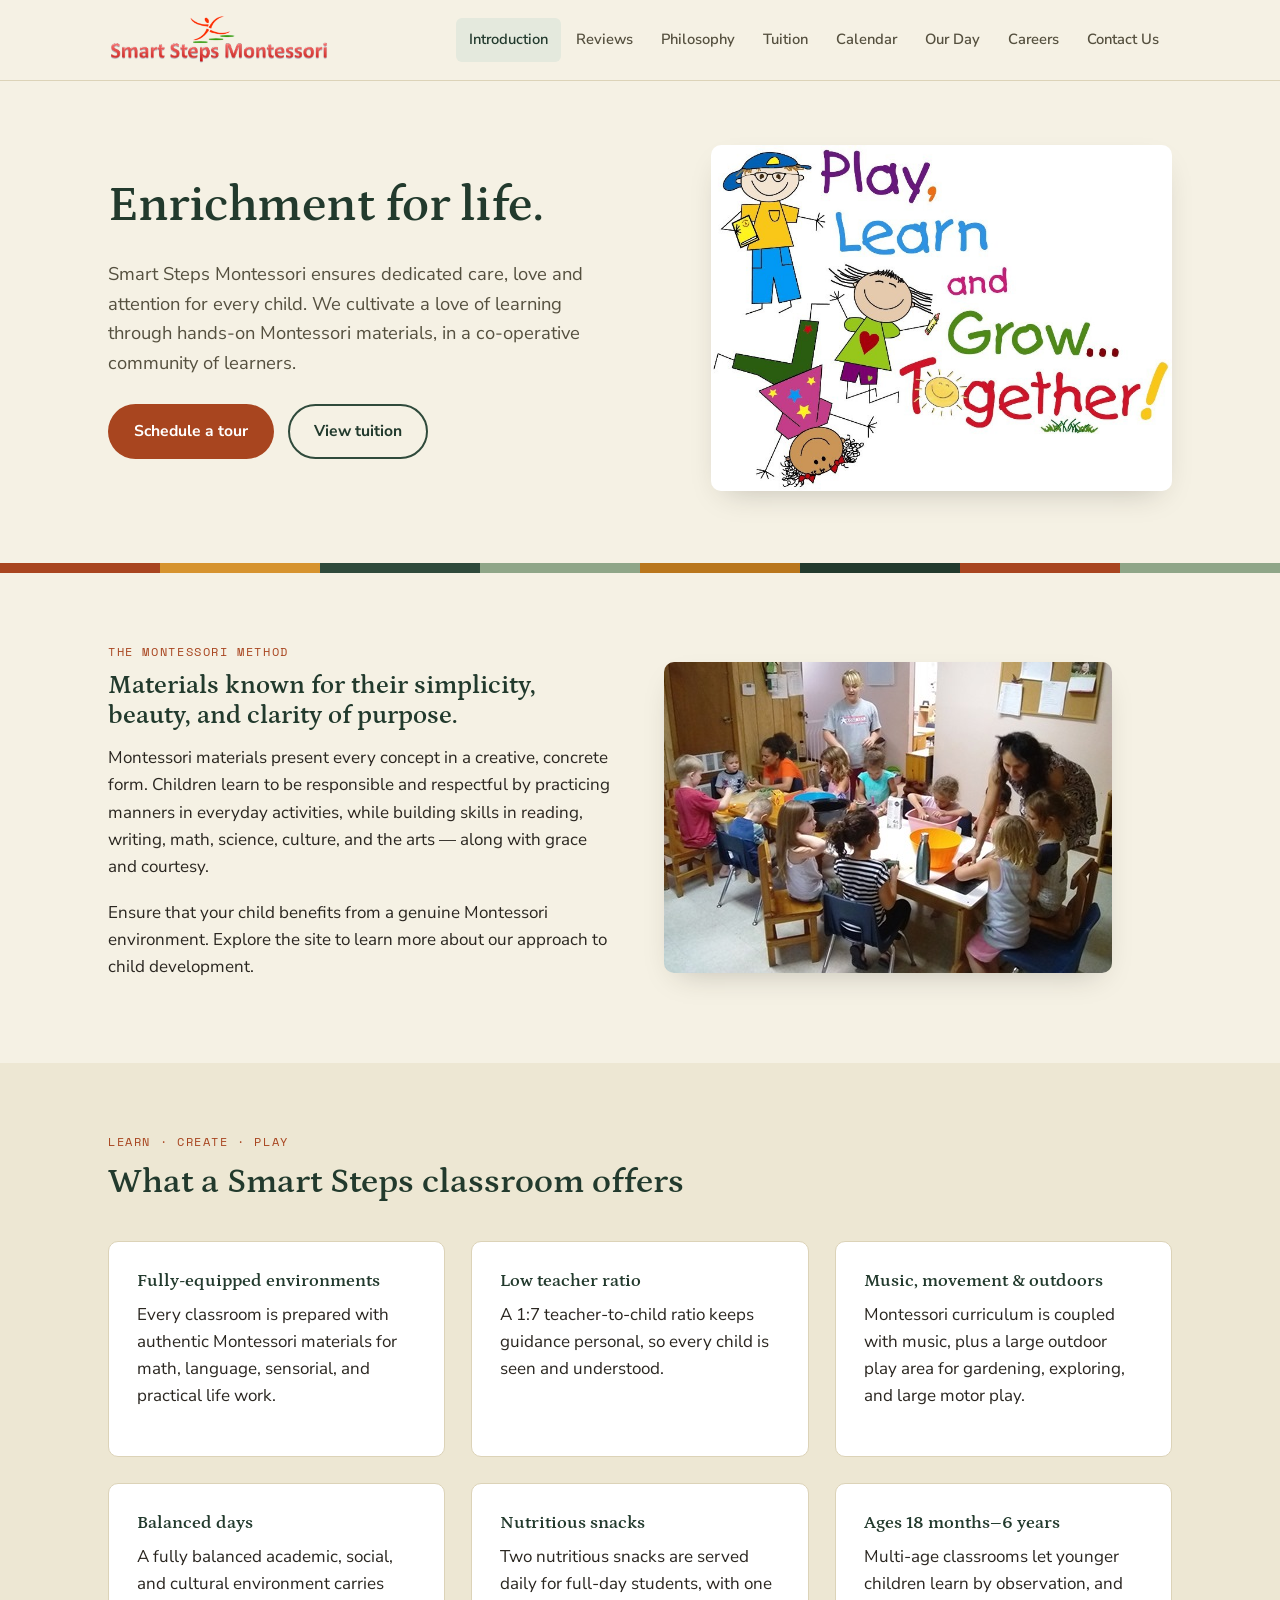
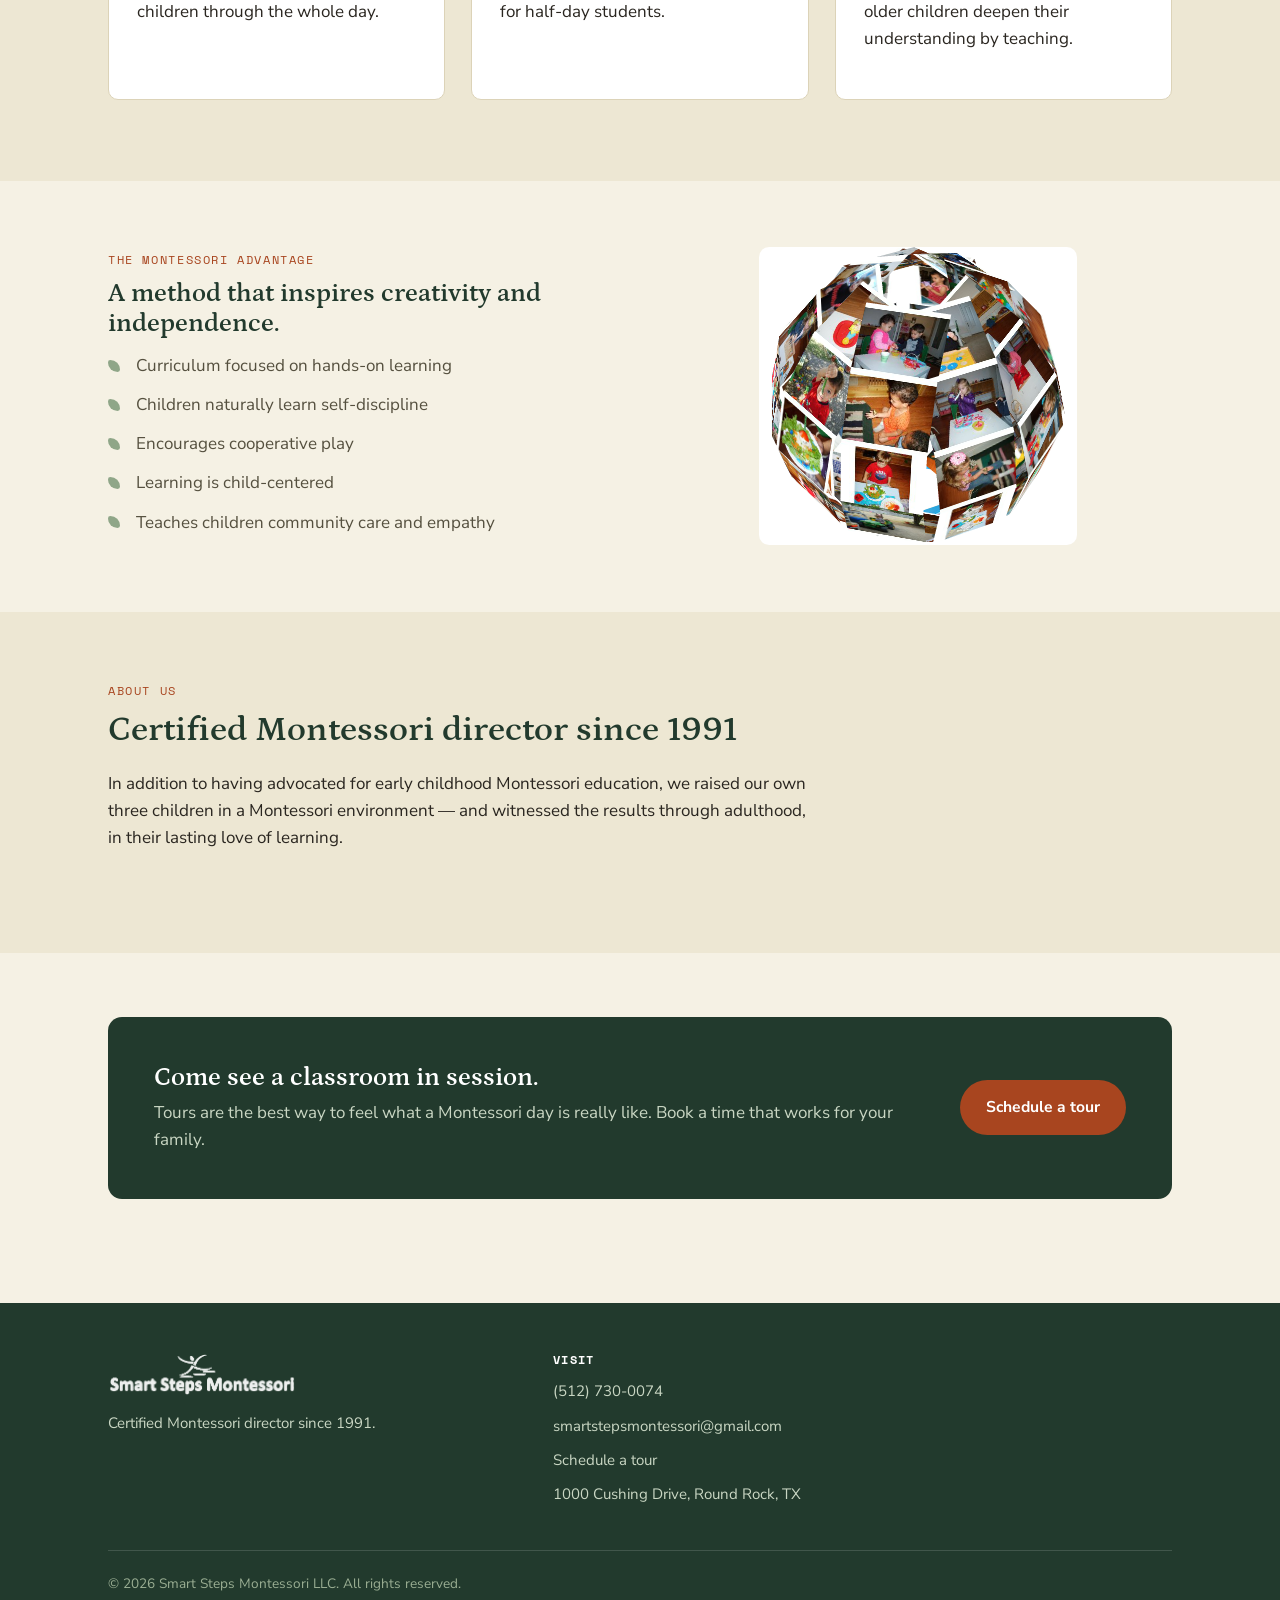
<file: index.html>
<!DOCTYPE html>
<html lang="en">
<head>
<meta charset="UTF-8">
<meta name="viewport" content="width=device-width, initial-scale=1.0">
<title>Introduction | Smart Steps Montessori</title>
<meta name="description" content="Individual-centered Montessori approach to child development in Round Rock, Texas. Innovative, creative, respectful, responsible, caring.">
<link rel="preconnect" href="https://fonts.googleapis.com">
<link rel="preconnect" href="https://fonts.gstatic.com" crossorigin>
<link href="https://fonts.googleapis.com/css2?family=Petrona:wght@500;600;700&family=Nunito+Sans:wght@400;600;700;800&family=Space+Mono:wght@400;700&display=swap" rel="stylesheet">
<link rel="stylesheet" href="assets/css/style.css">
</head>
<body>
<header class="site-header">
  <div class="header-inner">
    <a class="brand" href="index.html">
      <img src="assets/images/logo.png" alt="Smart Steps Montessori logo">
    </a>
    <nav class="main-nav" aria-label="Primary">
      <a href="index.html" class="current">Introduction</a>
      <a href="reviews.html">Reviews</a>
      <a href="philosophy.html">Philosophy</a>
      <a href="tuition.html">Tuition</a>
      <a href="calendar.html">Calendar</a>
      <a href="our-day.html">Our Day</a>
      <a href="careers.html">Careers</a>
      <a href="contact.html">Contact Us</a>
    </nav>
    <button class="nav-toggle" aria-label="Toggle menu" aria-expanded="false">
      <span></span>
    </button>
  </div>
</header>


<section class="hero">
  <div class="hero-copy">
    <h1>Enrichment for life.</h1>
    <p class="lede">Smart Steps Montessori ensures dedicated care, love and attention for every child. We cultivate a love of learning through hands-on Montessori materials, in a co-operative community of learners.</p>
    <div class="button-row">
      <a class="btn btn-primary" href="https://calendly.com/ssms/smart-steps-montessori-tour" target="_blank" rel="noopener">Schedule a tour</a>
      <a class="btn btn-outline" href="tuition.html">View tuition</a>
    </div>
  </div>
  <div class="hero-media">
    <img src="assets/images/hero-kids.jpg" alt="Children working independently with Montessori materials in the classroom">
  </div>
</section>

<div class="material-strip"><span></span><span></span><span></span><span></span><span></span><span></span><span></span><span></span></div>

<section class="block">
  <div class="container">
    <div class="split">
      <div>
        <span class="eyebrow">The Montessori Method</span>
        <h2>Materials known for their simplicity, beauty, and clarity of purpose.</h2>
        <p>Montessori materials present every concept in a creative, concrete form. Children learn to be responsible and respectful by practicing manners in everyday activities, while building skills in reading, writing, math, science, culture, and the arts &mdash; along with grace and courtesy.</p>
        <p>Ensure that your child benefits from a genuine Montessori environment. Explore the site to learn more about our approach to child development.</p>
      </div>
      <div class="split-media">
        <img src="assets/images/our-montessori.jpg" alt="Shelves of Montessori practical life and sensorial materials">
      </div>
    </div>
  </div>
</section>

<section class="block alt">
  <div class="container">
    <div class="section-head">
      <span class="eyebrow">Learn &middot; Create &middot; Play</span>
      <h2>What a Smart Steps classroom offers</h2>
    </div>
    <ul class="grid cols-3" style="list-style:none; padding:0;">
      <li class="card">
        <h3>Fully-equipped environments</h3>
        <p>Every classroom is prepared with authentic Montessori materials for math, language, sensorial, and practical life work.</p>
      </li>
      <li class="card">
        <h3>Low teacher ratio</h3>
        <p>A 1:7 teacher-to-child ratio keeps guidance personal, so every child is seen and understood.</p>
      </li>
      <li class="card">
        <h3>Music, movement &amp; outdoors</h3>
        <p>Montessori curriculum is coupled with music, plus a large outdoor play area for gardening, exploring, and large motor play.</p>
      </li>
      <li class="card">
        <h3>Balanced days</h3>
        <p>A fully balanced academic, social, and cultural environment carries children through the whole day.</p>
      </li>
      <li class="card">
        <h3>Nutritious snacks</h3>
        <p>Two nutritious snacks are served daily for full-day students, with one for half-day students.</p>
      </li>
      <li class="card">
        <h3>Ages 18 months&ndash;6 years</h3>
        <p>Multi-age classrooms let younger children learn by observation, and older children deepen their understanding by teaching.</p>
      </li>
    </ul>
  </div>
</section>

<section class="block">
  <div class="container">
    <div class="split reverse">
      <div class="split-media">
        <img src="assets/images/globe.png" alt="Illustration representing the global Montessori community" style="max-width:340px; margin:0 auto; box-shadow:none;">
      </div>
      <div>
        <span class="eyebrow">The Montessori Advantage</span>
        <h2>A method that inspires creativity and independence.</h2>
        <ul class="leaf-list">
          <li>Curriculum focused on hands-on learning</li>
          <li>Children naturally learn self-discipline</li>
          <li>Encourages cooperative play</li>
          <li>Learning is child-centered</li>
          <li>Teaches children community care and empathy</li>
        </ul>
      </div>
    </div>
  </div>
</section>

<section class="block alt">
  <div class="container">
    <div class="section-head" style="max-width:70ch;">
      <span class="eyebrow">About Us</span>
      <h2>Certified Montessori director since 1991</h2>
      <p>In addition to having advocated for early childhood Montessori education, we raised our own three children in a Montessori environment &mdash; and witnessed the results through adulthood, in their lasting love of learning.</p>
    </div>
  </div>
</section>

<section class="block">
  <div class="container">
    <div class="callout">
      <div>
        <h2>Come see a classroom in session.</h2>
        <p>Tours are the best way to feel what a Montessori day is really like. Book a time that works for your family.</p>
      </div>
      <a class="btn btn-primary" href="https://calendly.com/ssms/smart-steps-montessori-tour" target="_blank" rel="noopener">Schedule a tour</a>
    </div>
  </div>
</section>
<footer class="site-footer">
  <div class="container">
    <div class="footer-grid">
      <div>
        <div class="footer-brand">
          <img src="assets/images/logo.png" alt="">
        </div>
        <p style="max-width: 34ch; font-size: 0.94rem;">Certified Montessori director since 1991.</p>
      </div>
      <div class="footer-col">
        <h4>Visit</h4>
        <a href="tel:+15127300074">(512) 730-0074</a>
        <a href="mailto:smartstepsmontessori@gmail.com">smartstepsmontessori@gmail.com</a>
        <a href="https://calendly.com/ssms/smart-steps-montessori-tour" target="_blank" rel="noopener">Schedule a tour</a>
        <a href="contact.html">1000 Cushing Drive, Round Rock, TX</a>
      </div>
    </div>
    <div class="footer-bottom">
      <span>&copy; <span id="year"></span> Smart Steps Montessori LLC. All rights reserved.</span>
    </div>
  </div>
</footer>
<script>document.getElementById('year').textContent = new Date().getFullYear();</script>
<script src="assets/js/main.js"></script>
</body>
</html>
</file>
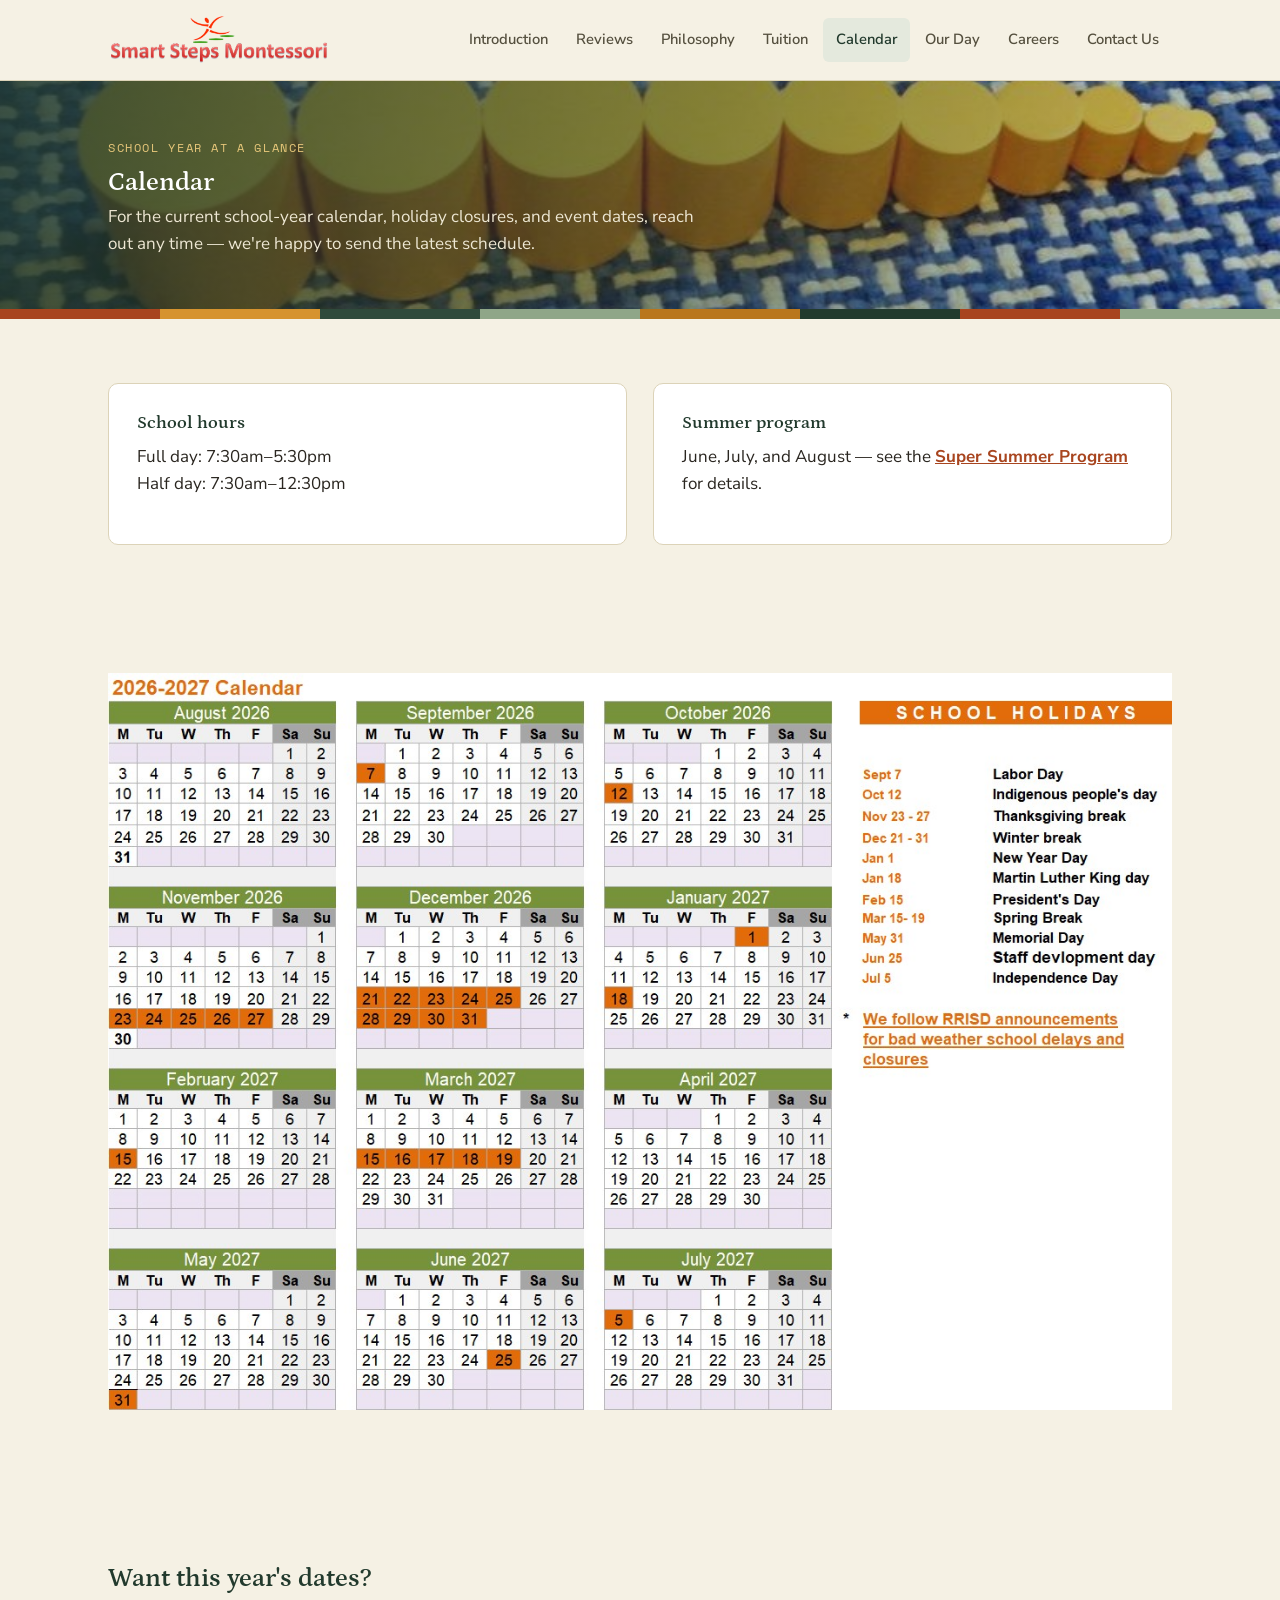
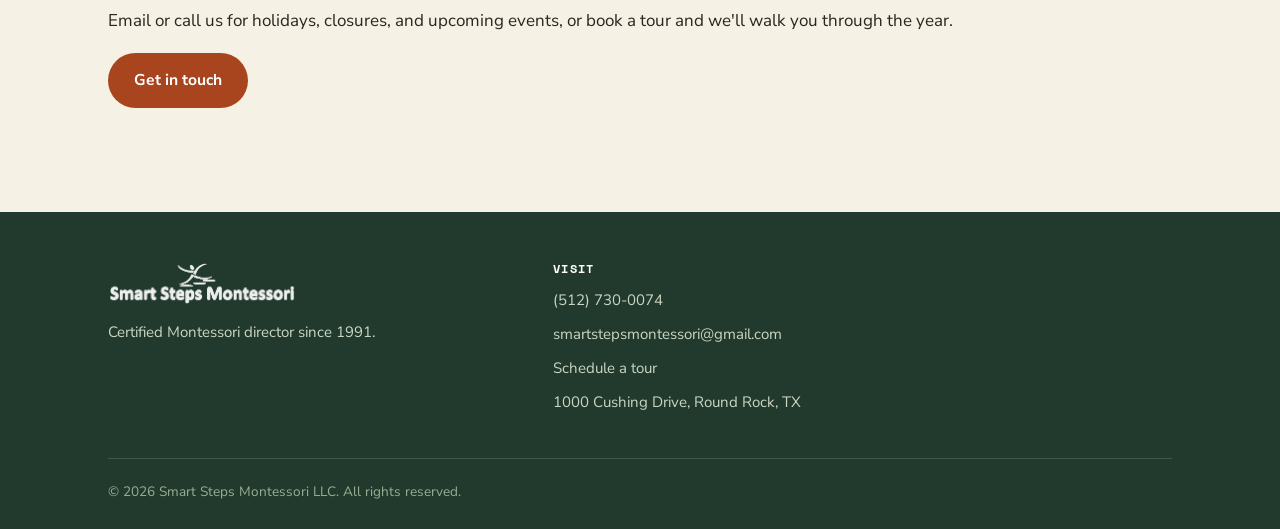
<file: calendar.html>
<!DOCTYPE html>
<html lang="en">
<head>
<meta charset="UTF-8">
<meta name="viewport" content="width=device-width, initial-scale=1.0">
<title>Calendar | Smart Steps Montessori</title>
<meta name="description" content="School hours, summer program dates, and how to get the current Smart Steps Montessori school-year calendar.">
<link rel="preconnect" href="https://fonts.googleapis.com">
<link rel="preconnect" href="https://fonts.gstatic.com" crossorigin>
<link href="https://fonts.googleapis.com/css2?family=Petrona:wght@500;600;700&family=Nunito+Sans:wght@400;600;700;800&family=Space+Mono:wght@400;700&display=swap" rel="stylesheet">
<link rel="stylesheet" href="assets/css/style.css">
</head>
<body>
<header class="site-header">
  <div class="header-inner">
    <a class="brand" href="index.html">
      <img src="assets/images/logo.png" alt="Smart Steps Montessori logo">
    </a>
    <nav class="main-nav" aria-label="Primary">
      <a href="index.html">Introduction</a>
      <a href="reviews.html">Reviews</a>
      <a href="philosophy.html">Philosophy</a>
      <a href="tuition.html">Tuition</a>
      <a href="calendar.html" class="current">Calendar</a>
      <a href="our-day.html">Our Day</a>
      <a href="careers.html">Careers</a>
      <a href="contact.html">Contact Us</a>
    </nav>
    <button class="nav-toggle" aria-label="Toggle menu" aria-expanded="false">
      <span></span>
    </button>
  </div>
</header>


<section class="page-banner">
  <img src="assets/images/for-parents.jpg" alt="Children in the classroom during the school year">
  <div class="page-banner-copy">
    <span class="eyebrow" style="color:#E7C77A;">School year at a glance</span>
    <h1>Calendar</h1>
    <p>For the current school-year calendar, holiday closures, and event dates, reach out any time &mdash; we're happy to send the latest schedule.</p>
  </div>
</section>

<div class="material-strip"><span></span><span></span><span></span><span></span><span></span><span></span><span></span><span></span></div>

<section class="block">
  <div class="container">
    <div class="grid cols-2">
      <div class="card">
        <h3>School hours</h3>
        <p>Full day: 7:30am&ndash;5:30pm<br>Half day: 7:30am&ndash;12:30pm</p>
      </div>
      <div class="card">
        <h3>Summer program</h3>
        <p>June, July, and August &mdash; see the <a href="summer-program.html" style="color:var(--brick); font-weight:700;">Super Summer Program</a> for details.</p>
      </div>
    </div>
</section>
  
<section class="block">
    <div class="container">
      <img src="assets/images/calendar.jpg" alt="Calendar">
    </div>
</section>
  
<section class="block">
    <div class="container" style="margin-top:26px;">
      <div>
        <h2>Want this year's dates?</h2>
        <p>Email or call us for holidays, closures, and upcoming events, or book a tour and we'll walk you through the year.</p>
      </div>
      <a class="btn btn-primary" href="contact.html">Get in touch</a>
    </div>
  </div>
</section>
<footer class="site-footer">
  <div class="container">
    <div class="footer-grid">
      <div>
        <div class="footer-brand">
          <img src="assets/images/logo.png" alt="">
        </div>
        <p style="max-width: 34ch; font-size: 0.94rem;">Certified Montessori director since 1991.</p>
      </div>
      <div class="footer-col">
        <h4>Visit</h4>
        <a href="tel:+15127300074">(512) 730-0074</a>
        <a href="mailto:smartstepsmontessori@gmail.com">smartstepsmontessori@gmail.com</a>
        <a href="https://calendly.com/ssms/smart-steps-montessori-tour" target="_blank" rel="noopener">Schedule a tour</a>
        <a href="contact.html">1000 Cushing Drive, Round Rock, TX</a>
      </div>
    </div>
    <div class="footer-bottom">
      <span>&copy; <span id="year"></span> Smart Steps Montessori LLC. All rights reserved.</span>
    </div>
  </div>
</footer>
<script>document.getElementById('year').textContent = new Date().getFullYear();</script>
<script src="assets/js/main.js"></script>
</body>
</html>
</file>
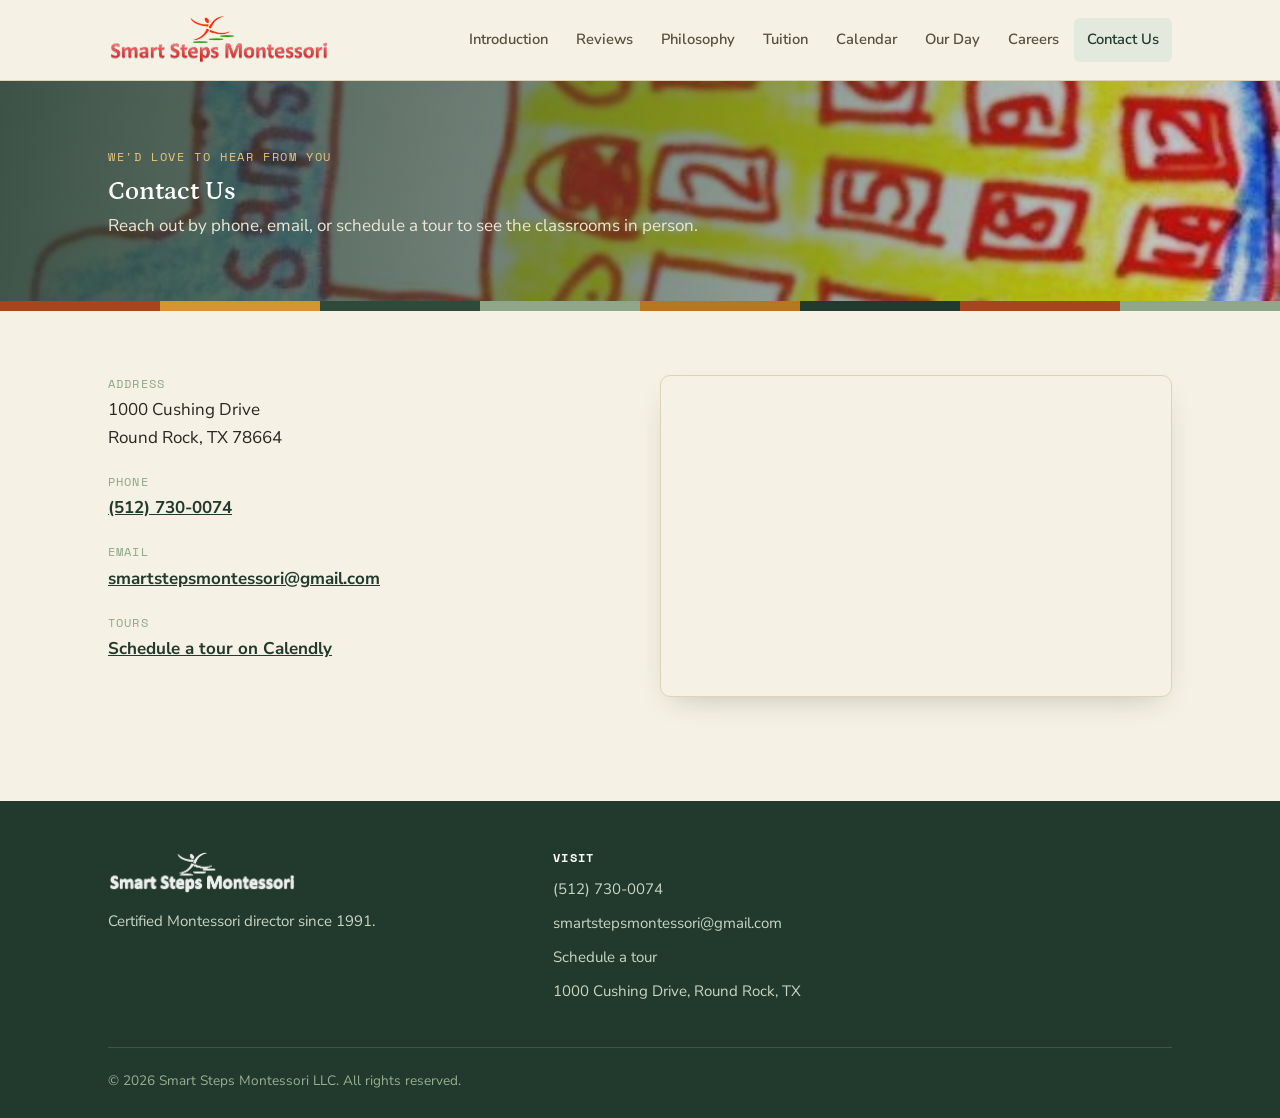
<file: contact.html>
<!DOCTYPE html>
<html lang="en">
<head>
<meta charset="UTF-8">
<meta name="viewport" content="width=device-width, initial-scale=1.0">
<title>Contact Us | Smart Steps Montessori</title>
<meta name="description" content="Contact Smart Steps Montessori in Round Rock, Texas: address, phone, email, and how to schedule a tour.">
<link rel="preconnect" href="https://fonts.googleapis.com">
<link rel="preconnect" href="https://fonts.gstatic.com" crossorigin>
<link href="https://fonts.googleapis.com/css2?family=Petrona:wght@500;600;700&family=Nunito+Sans:wght@400;600;700;800&family=Space+Mono:wght@400;700&display=swap" rel="stylesheet">
<link rel="stylesheet" href="assets/css/style.css">
</head>
<body>
<header class="site-header">
  <div class="header-inner">
    <a class="brand" href="index.html">
      <img src="assets/images/logo.png" alt="Smart Steps Montessori logo">
    </a>
    <nav class="main-nav" aria-label="Primary">
      <a href="index.html">Introduction</a>
      <a href="reviews.html">Reviews</a>
      <a href="philosophy.html">Philosophy</a>
      <a href="tuition.html">Tuition</a>
      <a href="calendar.html">Calendar</a>
      <a href="our-day.html">Our Day</a>
      <a href="careers.html">Careers</a>
      <a href="contact.html" class="current">Contact Us</a>
    </nav>
    <button class="nav-toggle" aria-label="Toggle menu" aria-expanded="false">
      <span></span>
    </button>
  </div>
</header>


<section class="page-banner">
  <img src="assets/images/contact-school.jpg" alt="Smart Steps Montessori school entrance">
  <div class="page-banner-copy">
    <span class="eyebrow" style="color:#E7C77A;">We'd love to hear from you</span>
    <h1>Contact Us</h1>
    <p>Reach out by phone, email, or schedule a tour to see the classrooms in person.</p>
  </div>
</section>

<div class="material-strip"><span></span><span></span><span></span><span></span><span></span><span></span><span></span><span></span></div>

<section class="block">
  <div class="container">
    <div class="contact-grid">
      <div>
        <div class="contact-detail">
          <div>
            <span class="label">Address</span>
            1000 Cushing Drive<br>Round Rock, TX 78664
          </div>
        </div>
        <div class="contact-detail">
          <div>
            <span class="label">Phone</span>
            <a href="tel:+15127300074" style="font-weight:700; color:var(--forest-deep);">(512) 730-0074</a>
          </div>
        </div>
        <div class="contact-detail">
          <div>
            <span class="label">Email</span>
            <a href="mailto:smartstepsmontessori@gmail.com" style="font-weight:700; color:var(--forest-deep);">smartstepsmontessori@gmail.com</a>
          </div>
        </div>
        <div class="contact-detail">
          <div>
            <span class="label">Tours</span>
            <a href="https://calendly.com/ssms/smart-steps-montessori-tour" target="_blank" rel="noopener" style="font-weight:700; color:var(--forest-deep);">Schedule a tour on Calendly</a>
          </div>
        </div>
      </div>
      <div class="map-frame">
        <iframe src="https://www.google.com/maps/embed?pb=!1m18!1m12!1m3!1d3437.798922149299!2d-97.67741893936417!3d30.498440588947002!2m3!1f0!2f0!3f0!3m2!1i1024!2i768!4f13.1!3m3!1m2!1s0x8644da84dc1ad72f%3A0xfb8b10186635585b!2sSmart%20Steps%20Montessori%20School!5e0!3m2!1sen!2sus!4v1609000732975!5m2!1sen!2sus" loading="lazy" referrerpolicy="no-referrer-when-downgrade" title="Map to Smart Steps Montessori School"></iframe>
      </div>
    </div>
  </div>
</section>
<footer class="site-footer">
  <div class="container">
    <div class="footer-grid">
      <div>
        <div class="footer-brand">
          <img src="assets/images/logo.png" alt="">
        </div>
        <p style="max-width: 34ch; font-size: 0.94rem;">Certified Montessori director since 1991.</p>
      </div>
      <div class="footer-col">
        <h4>Visit</h4>
        <a href="tel:+15127300074">(512) 730-0074</a>
        <a href="mailto:smartstepsmontessori@gmail.com">smartstepsmontessori@gmail.com</a>
        <a href="https://calendly.com/ssms/smart-steps-montessori-tour" target="_blank" rel="noopener">Schedule a tour</a>
        <a href="contact.html">1000 Cushing Drive, Round Rock, TX</a>
      </div>
    </div>
    <div class="footer-bottom">
      <span>&copy; <span id="year"></span> Smart Steps Montessori LLC. All rights reserved.</span>
    </div>
  </div>
</footer>
<script>document.getElementById('year').textContent = new Date().getFullYear();</script>
<script src="assets/js/main.js"></script>
</body>
</html>
</file>
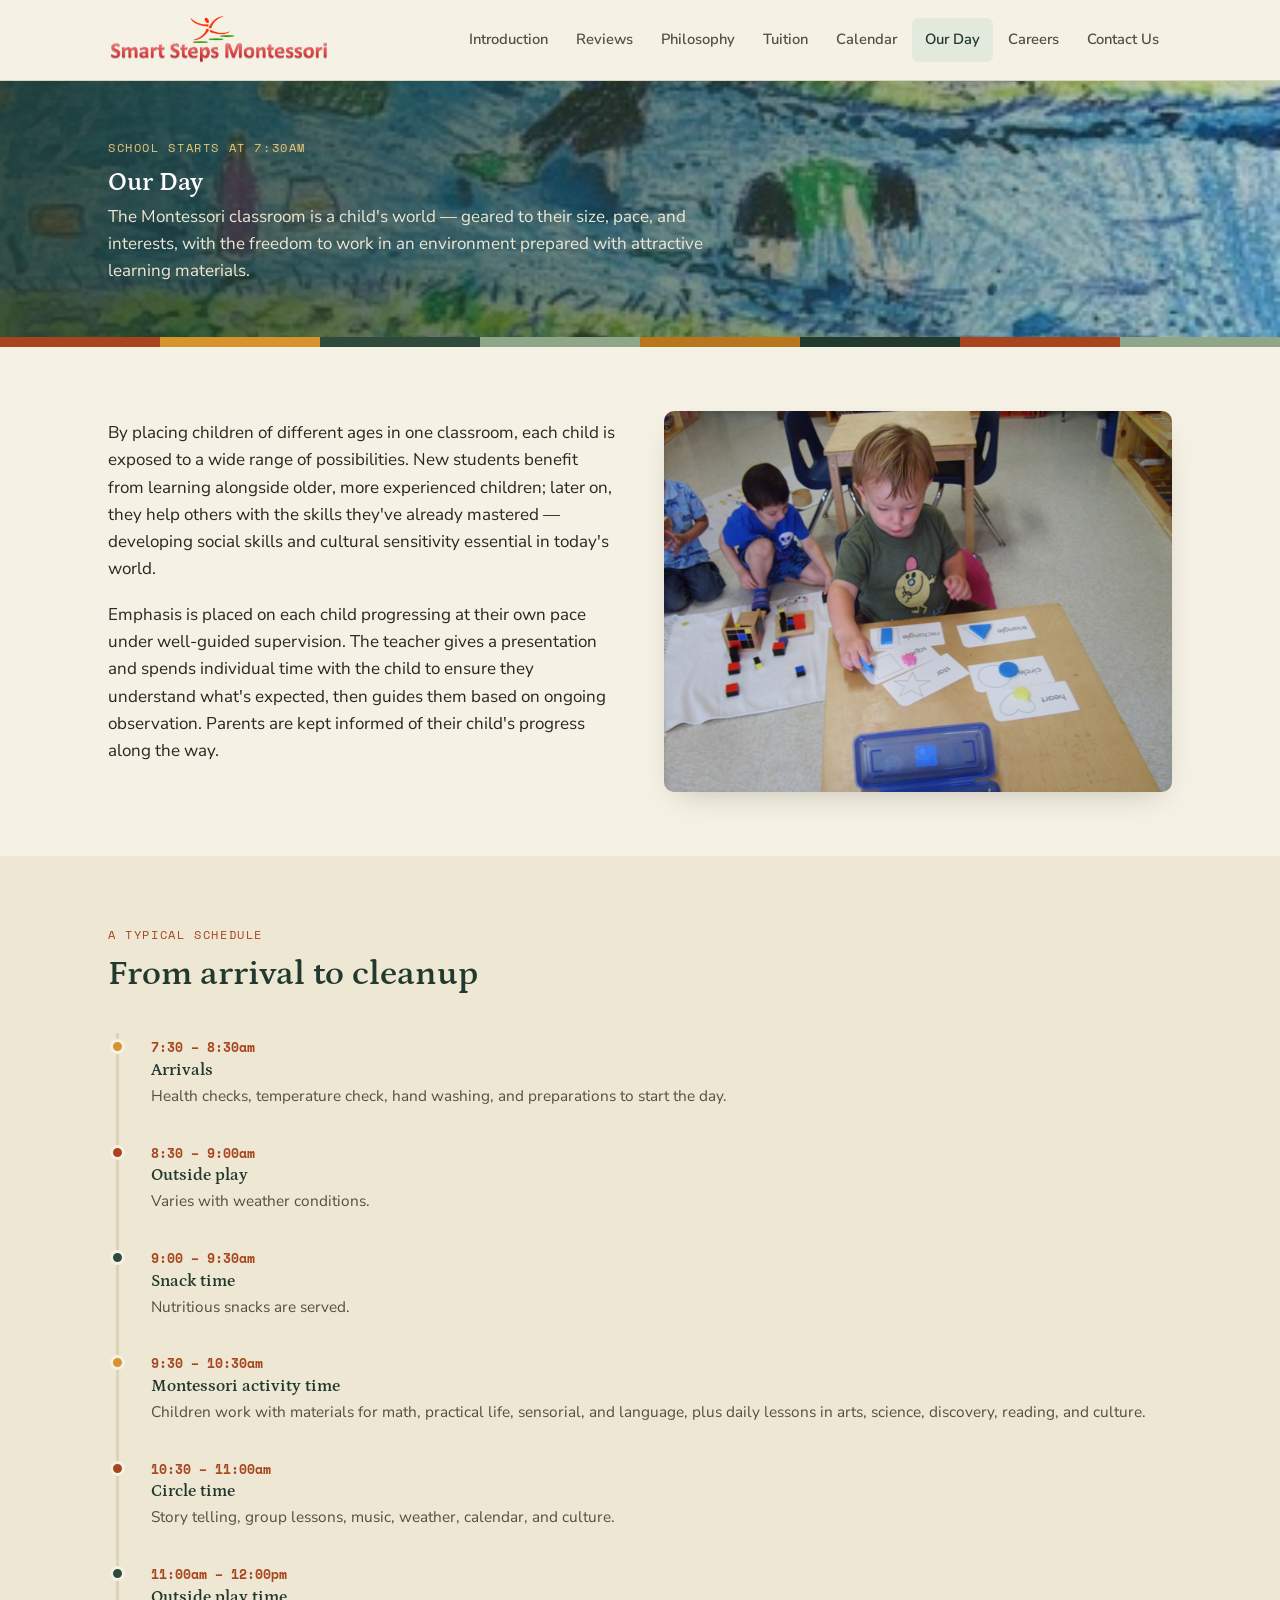
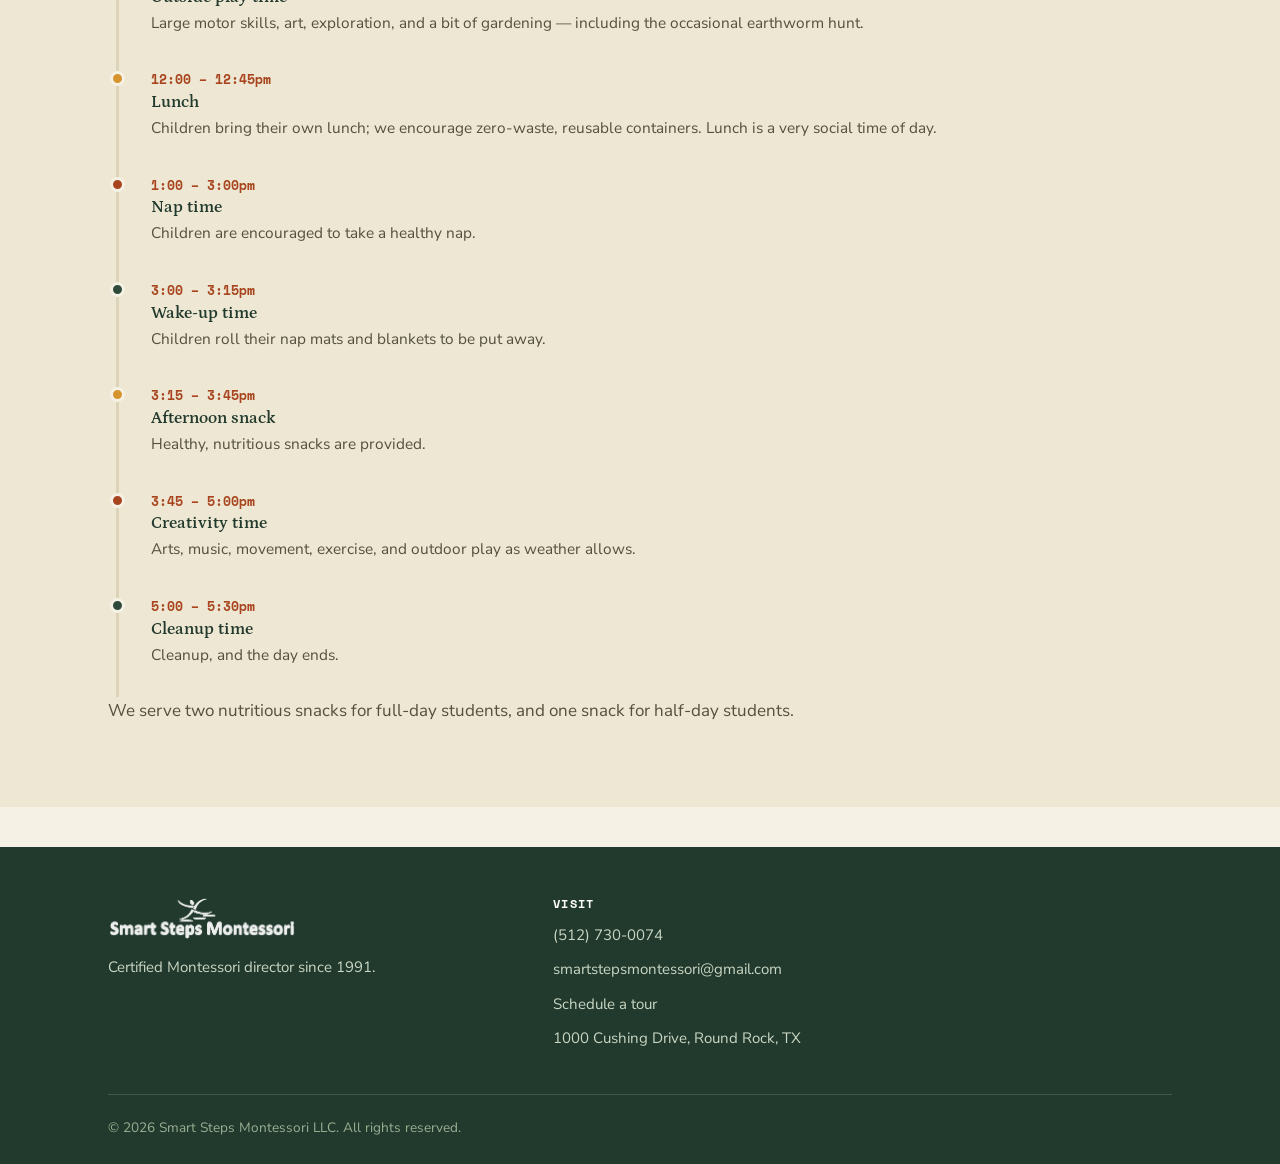
<file: our-day.html>
<!DOCTYPE html>
<html lang="en">
<head>
<meta charset="UTF-8">
<meta name="viewport" content="width=device-width, initial-scale=1.0">
<title>Our Day | Smart Steps Montessori</title>
<meta name="description" content="A look at a typical day at Smart Steps Montessori, from morning arrival through activity time, lunch, nap, and creativity time.">
<link rel="preconnect" href="https://fonts.googleapis.com">
<link rel="preconnect" href="https://fonts.gstatic.com" crossorigin>
<link href="https://fonts.googleapis.com/css2?family=Petrona:wght@500;600;700&family=Nunito+Sans:wght@400;600;700;800&family=Space+Mono:wght@400;700&display=swap" rel="stylesheet">
<link rel="stylesheet" href="assets/css/style.css">
</head>
<body>
<header class="site-header">
  <div class="header-inner">
    <a class="brand" href="index.html">
      <img src="assets/images/logo.png" alt="Smart Steps Montessori logo">
    </a>
    <nav class="main-nav" aria-label="Primary">
      <a href="index.html">Introduction</a>
      <a href="reviews.html">Reviews</a>
      <a href="philosophy.html">Philosophy</a>
      <a href="tuition.html">Tuition</a>
      <a href="calendar.html">Calendar</a>
      <a href="our-day.html" class="current">Our Day</a>
      <a href="careers.html">Careers</a>
      <a href="contact.html">Contact Us</a>
    </nav>
    <button class="nav-toggle" aria-label="Toggle menu" aria-expanded="false">
      <span></span>
    </button>
  </div>
</header>


<section class="page-banner">
  <img src="assets/images/our-day-activity.jpg" alt="Children eating a nutritious snack together">
  <div class="page-banner-copy">
    <span class="eyebrow" style="color:#E7C77A;">School starts at 7:30am</span>
    <h1>Our Day</h1>
    <p>The Montessori classroom is a child's world &mdash; geared to their size, pace, and interests, with the freedom to work in an environment prepared with attractive learning materials.</p>
  </div>
</section>

<div class="material-strip"><span></span><span></span><span></span><span></span><span></span><span></span><span></span><span></span></div>

<section class="block">
  <div class="container">
    <div class="split">
      <div>
        <p>By placing children of different ages in one classroom, each child is exposed to a wide range of possibilities. New students benefit from learning alongside older, more experienced children; later on, they help others with the skills they've already mastered &mdash; developing social skills and cultural sensitivity essential in today's world.</p>
        <p>Emphasis is placed on each child progressing at their own pace under well-guided supervision. The teacher gives a presentation and spends individual time with the child to ensure they understand what's expected, then guides them based on ongoing observation. Parents are kept informed of their child's progress along the way.</p>
      </div>
      <div class="split-media">
        <img src="assets/images/our-day-nap.jpg" alt="Nap mats set out for rest time">
      </div>
    </div>
  </div>
</section>

<section class="block alt">
  <div class="container">
    <div class="section-head">
      <span class="eyebrow">A typical schedule</span>
      <h2>From arrival to cleanup</h2>
    </div>
    <div class="timeline">
      <div class="timeline-item">
        <span class="timeline-time">7:30 &ndash; 8:30am</span>
        <h3>Arrivals</h3>
        <p>Health checks, temperature check, hand washing, and preparations to start the day.</p>
      </div>
      <div class="timeline-item">
        <span class="timeline-time">8:30 &ndash; 9:00am</span>
        <h3>Outside play</h3>
        <p>Varies with weather conditions.</p>
      </div>
      <div class="timeline-item">
        <span class="timeline-time">9:00 &ndash; 9:30am</span>
        <h3>Snack time</h3>
        <p>Nutritious snacks are served.</p>
      </div>
      <div class="timeline-item">
        <span class="timeline-time">9:30 &ndash; 10:30am</span>
        <h3>Montessori activity time</h3>
        <p>Children work with materials for math, practical life, sensorial, and language, plus daily lessons in arts, science, discovery, reading, and culture.</p>
      </div>
      <div class="timeline-item">
        <span class="timeline-time">10:30 &ndash; 11:00am</span>
        <h3>Circle time</h3>
        <p>Story telling, group lessons, music, weather, calendar, and culture.</p>
      </div>
      <div class="timeline-item">
        <span class="timeline-time">11:00am &ndash; 12:00pm</span>
        <h3>Outside play time</h3>
        <p>Large motor skills, art, exploration, and a bit of gardening &mdash; including the occasional earthworm hunt.</p>
      </div>
      <div class="timeline-item">
        <span class="timeline-time">12:00 &ndash; 12:45pm</span>
        <h3>Lunch</h3>
        <p>Children bring their own lunch; we encourage zero-waste, reusable containers. Lunch is a very social time of day.</p>
      </div>
      <div class="timeline-item">
        <span class="timeline-time">1:00 &ndash; 3:00pm</span>
        <h3>Nap time</h3>
        <p>Children are encouraged to take a healthy nap.</p>
      </div>
      <div class="timeline-item">
        <span class="timeline-time">3:00 &ndash; 3:15pm</span>
        <h3>Wake-up time</h3>
        <p>Children roll their nap mats and blankets to be put away.</p>
      </div>
      <div class="timeline-item">
        <span class="timeline-time">3:15 &ndash; 3:45pm</span>
        <h3>Afternoon snack</h3>
        <p>Healthy, nutritious snacks are provided.</p>
      </div>
      <div class="timeline-item">
        <span class="timeline-time">3:45 &ndash; 5:00pm</span>
        <h3>Creativity time</h3>
        <p>Arts, music, movement, exercise, and outdoor play as weather allows.</p>
      </div>
      <div class="timeline-item">
        <span class="timeline-time">5:00 &ndash; 5:30pm</span>
        <h3>Cleanup time</h3>
        <p>Cleanup, and the day ends.</p>
      </div>
    </div>
    <p style="color:var(--ink-soft);">We serve two nutritious snacks for full-day students, and one snack for half-day students.</p>
  </div>
</section>
<footer class="site-footer">
  <div class="container">
    <div class="footer-grid">
      <div>
        <div class="footer-brand">
          <img src="assets/images/logo.png" alt="">
        </div>
        <p style="max-width: 34ch; font-size: 0.94rem;">Certified Montessori director since 1991.</p>
      </div>
      <div class="footer-col">
        <h4>Visit</h4>
        <a href="tel:+15127300074">(512) 730-0074</a>
        <a href="mailto:smartstepsmontessori@gmail.com">smartstepsmontessori@gmail.com</a>
        <a href="https://calendly.com/ssms/smart-steps-montessori-tour" target="_blank" rel="noopener">Schedule a tour</a>
        <a href="contact.html">1000 Cushing Drive, Round Rock, TX</a>
      </div>
    </div>
    <div class="footer-bottom">
      <span>&copy; <span id="year"></span> Smart Steps Montessori LLC. All rights reserved.</span>
    </div>
  </div>
</footer>
<script>document.getElementById('year').textContent = new Date().getFullYear();</script>
<script src="assets/js/main.js"></script>
</body>
</html>
</file>
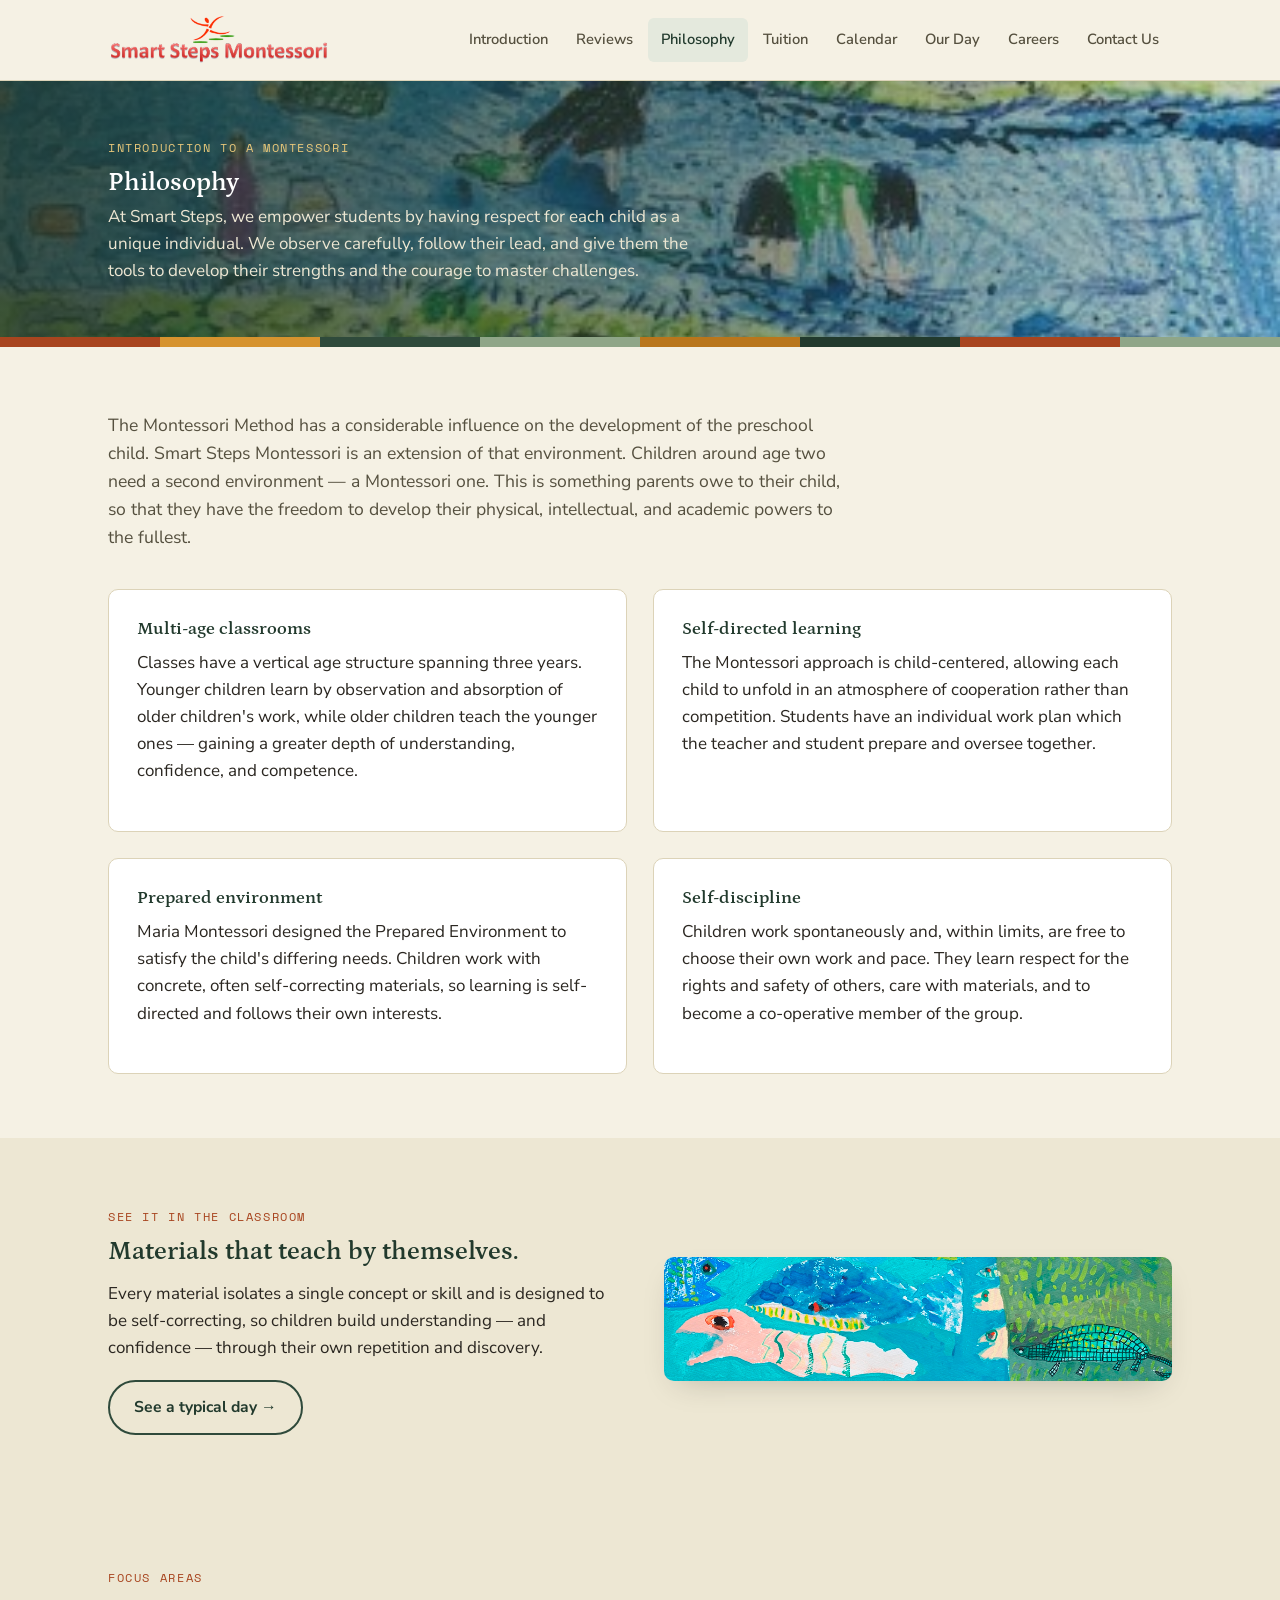
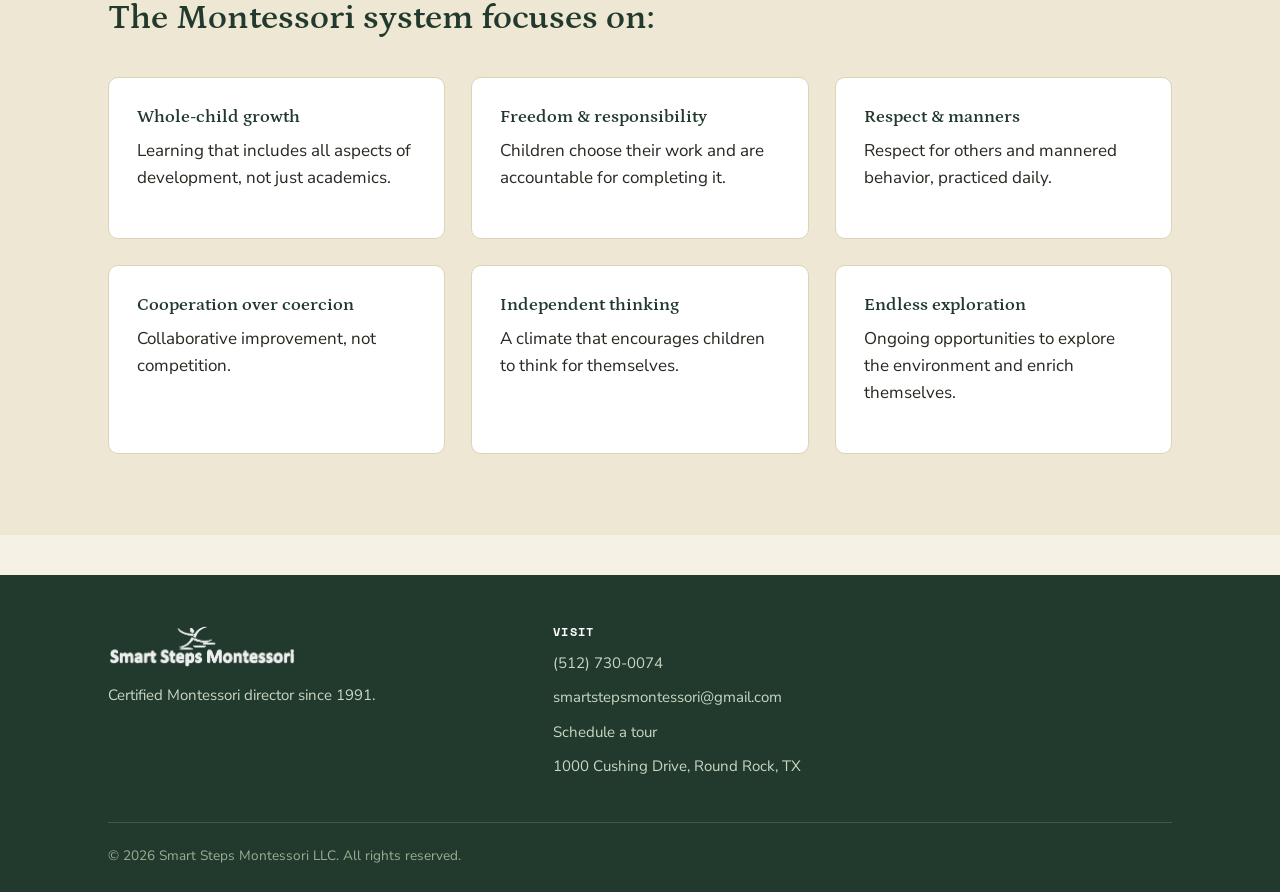
<file: philosophy.html>
<!DOCTYPE html>
<html lang="en">
<head>
<meta charset="UTF-8">
<meta name="viewport" content="width=device-width, initial-scale=1.0">
<title>Philosophy | Smart Steps Montessori</title>
<meta name="description" content="The philosophy of the Montessori method: multi-age classrooms, self-directed learning, the prepared environment, and self-discipline.">
<link rel="preconnect" href="https://fonts.googleapis.com">
<link rel="preconnect" href="https://fonts.gstatic.com" crossorigin>
<link href="https://fonts.googleapis.com/css2?family=Petrona:wght@500;600;700&family=Nunito+Sans:wght@400;600;700;800&family=Space+Mono:wght@400;700&display=swap" rel="stylesheet">
<link rel="stylesheet" href="assets/css/style.css">
</head>
<body>
<header class="site-header">
  <div class="header-inner">
    <a class="brand" href="index.html">
      <img src="assets/images/logo.png" alt="Smart Steps Montessori logo">
    </a>
    <nav class="main-nav" aria-label="Primary">
      <a href="index.html">Introduction</a>
      <a href="reviews.html">Reviews</a>
      <a href="philosophy.html" class="current">Philosophy</a>
      <a href="tuition.html">Tuition</a>
      <a href="calendar.html">Calendar</a>
      <a href="our-day.html">Our Day</a>
      <a href="careers.html">Careers</a>
      <a href="contact.html">Contact Us</a>
    </nav>
    <button class="nav-toggle" aria-label="Toggle menu" aria-expanded="false">
      <span></span>
    </button>
  </div>
</header>


<section class="page-banner">
  <img src="assets/images/our-day-activity.jpg">
  <div class="page-banner-copy">
    <span class="eyebrow" style="color:#E7C77A;">Introduction to a Montessori</span>
    <h1>Philosophy</h1>
        <p>At Smart Steps, we empower students by having respect for each child as a unique individual. We observe carefully, follow their lead, and give them the tools to develop their strengths and the courage to master challenges.</p>
  </div>
</section>

<div class="material-strip"><span></span><span></span><span></span><span></span><span></span><span></span><span></span><span></span></div>

<section class="block">
  <div class="container">
    <div class="section-head" style="max-width:74ch;">
      <p style="font-size:1.1rem; color:var(--ink-soft);">The Montessori Method has a considerable influence on the development of the preschool child. Smart Steps Montessori is an extension of that environment. Children around age two need a second environment &mdash; a Montessori one. This is something parents owe to their child, so that they have the freedom to develop their physical, intellectual, and academic powers to the fullest.</p>
    </div>
    <div class="grid cols-2">
      <div class="card">
        <h3>Multi-age classrooms</h3>
        <p>Classes have a vertical age structure spanning three years. Younger children learn by observation and absorption of older children's work, while older children teach the younger ones &mdash; gaining a greater depth of understanding, confidence, and competence.</p>
      </div>
      <div class="card">
        <h3>Self-directed learning</h3>
        <p>The Montessori approach is child-centered, allowing each child to unfold in an atmosphere of cooperation rather than competition. Students have an individual work plan which the teacher and student prepare and oversee together.</p>
      </div>
      <div class="card">
        <h3>Prepared environment</h3>
        <p>Maria Montessori designed the Prepared Environment to satisfy the child's differing needs. Children work with concrete, often self-correcting materials, so learning is self-directed and follows their own interests.</p>
      </div>
      <div class="card">
        <h3>Self-discipline</h3>
        <p>Children work spontaneously and, within limits, are free to choose their own work and pace. They learn respect for the rights and safety of others, care with materials, and to become a co-operative member of the group.</p>
      </div>
    </div>
  </div>
</section>

<section class="block alt">
  <div class="container">
    <div class="split reverse">
      <div class="split-media">
        <img src="assets/images/philosophy.jpg" alt="Child working with sensorial Montessori materials">
      </div>
      <div>
        <span class="eyebrow">See it in the classroom</span>
        <h2>Materials that teach by themselves.</h2>
        <p>Every material isolates a single concept or skill and is designed to be self-correcting, so children build understanding &mdash; and confidence &mdash; through their own repetition and discovery.</p>
        <a class="btn btn-outline" href="our-day.html">See a typical day &rarr;</a>
      </div>
    </div>
  </div>
</section>

<section class="block alt">
  <div class="container">
    <div class="section-head">
      <span class="eyebrow">Focus areas</span>
      <h2>The Montessori system focuses on:</h2>
    </div>
    <ul class="grid cols-3" style="list-style:none; padding:0;">
      <li class="card"><h3>Whole-child growth</h3><p>Learning that includes all aspects of development, not just academics.</p></li>
      <li class="card"><h3>Freedom &amp; responsibility</h3><p>Children choose their work and are accountable for completing it.</p></li>
      <li class="card"><h3>Respect &amp; manners</h3><p>Respect for others and mannered behavior, practiced daily.</p></li>
      <li class="card"><h3>Cooperation over coercion</h3><p>Collaborative improvement, not competition.</p></li>
      <li class="card"><h3>Independent thinking</h3><p>A climate that encourages children to think for themselves.</p></li>
      <li class="card"><h3>Endless exploration</h3><p>Ongoing opportunities to explore the environment and enrich themselves.</p></li>
    </ul>
  </div>
</section>


<footer class="site-footer">
  <div class="container">
    <div class="footer-grid">
      <div>
        <div class="footer-brand">
          <img src="assets/images/logo.png" alt="">
        </div>
        <p style="max-width: 34ch; font-size: 0.94rem;">Certified Montessori director since 1991.</p>
      </div>
      <div class="footer-col">
        <h4>Visit</h4>
        <a href="tel:+15127300074">(512) 730-0074</a>
        <a href="mailto:smartstepsmontessori@gmail.com">smartstepsmontessori@gmail.com</a>
        <a href="https://calendly.com/ssms/smart-steps-montessori-tour" target="_blank" rel="noopener">Schedule a tour</a>
        <a href="contact.html">1000 Cushing Drive, Round Rock, TX</a>
      </div>
    </div>
    <div class="footer-bottom">
      <span>&copy; <span id="year"></span> Smart Steps Montessori LLC. All rights reserved.</span>
    </div>
  </div>
</footer>
<script>document.getElementById('year').textContent = new Date().getFullYear();</script>
<script src="assets/js/main.js"></script>
</body>
</html>
</file>
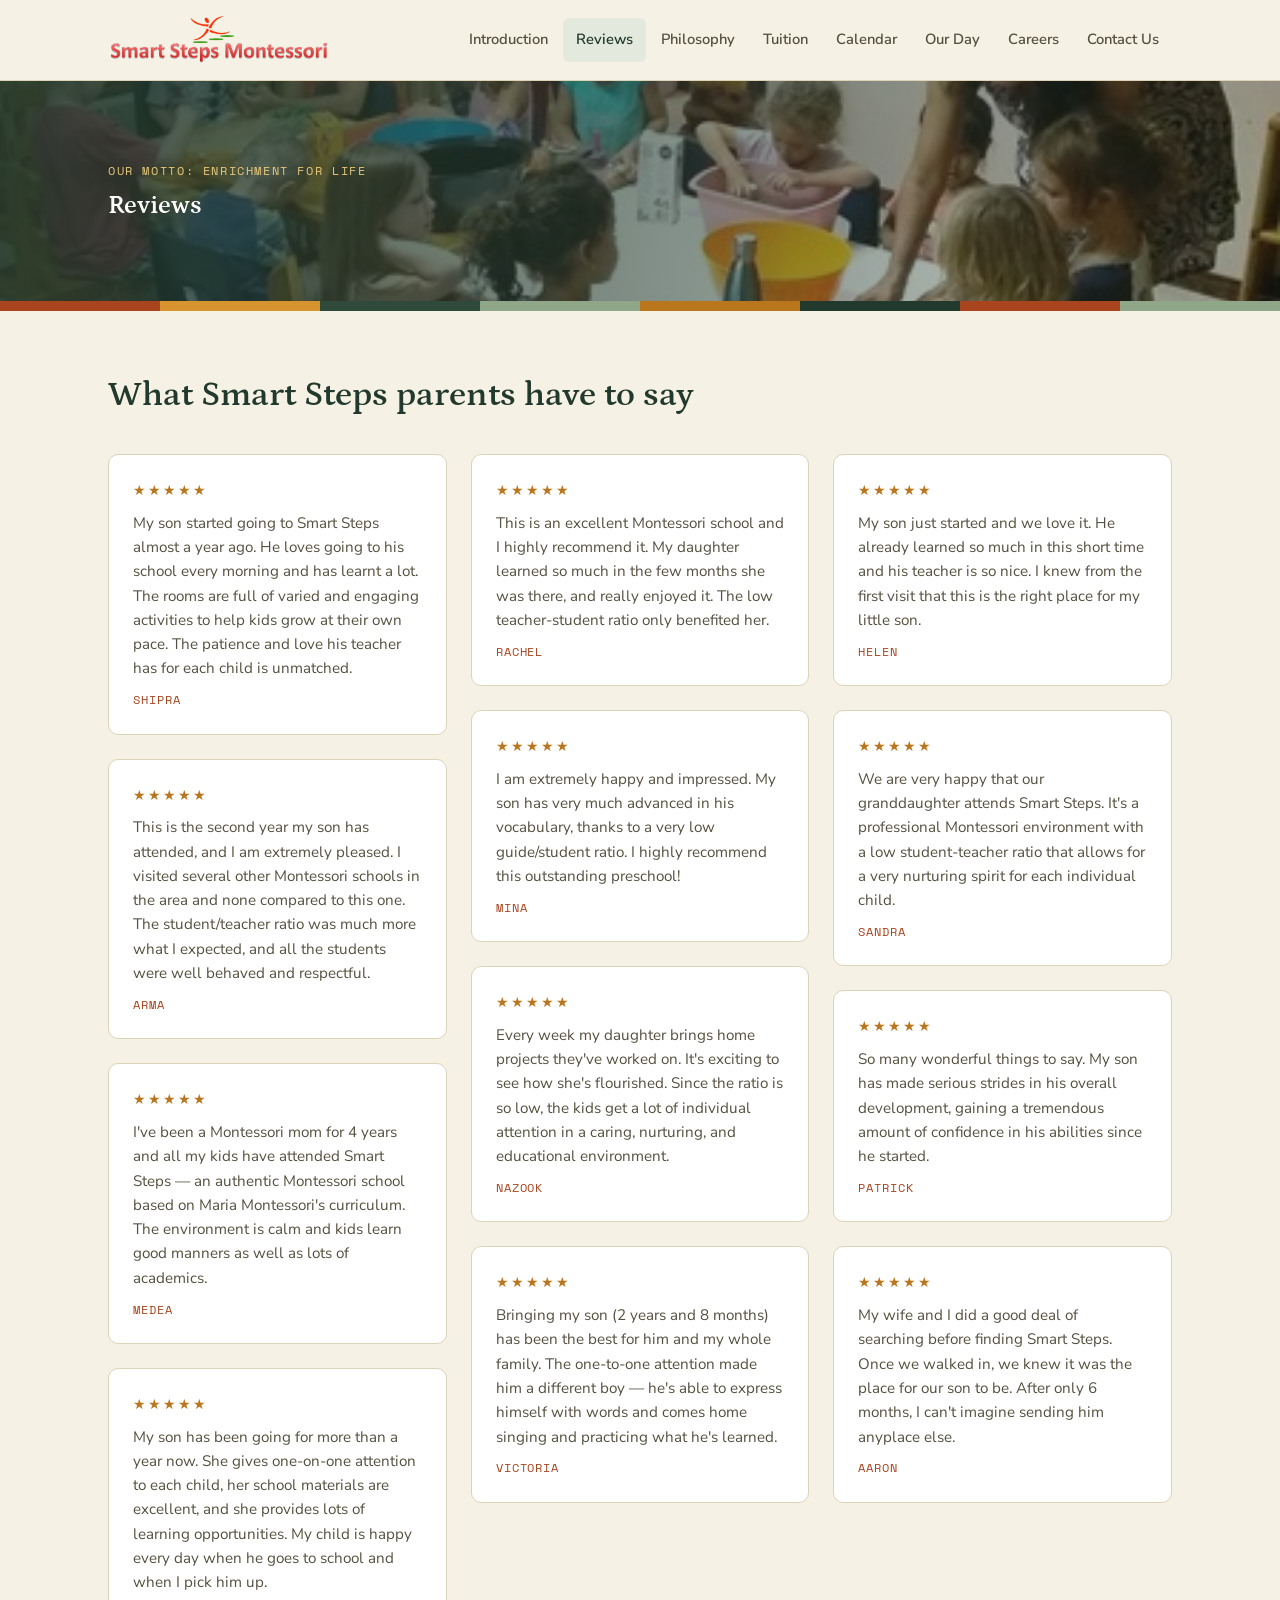
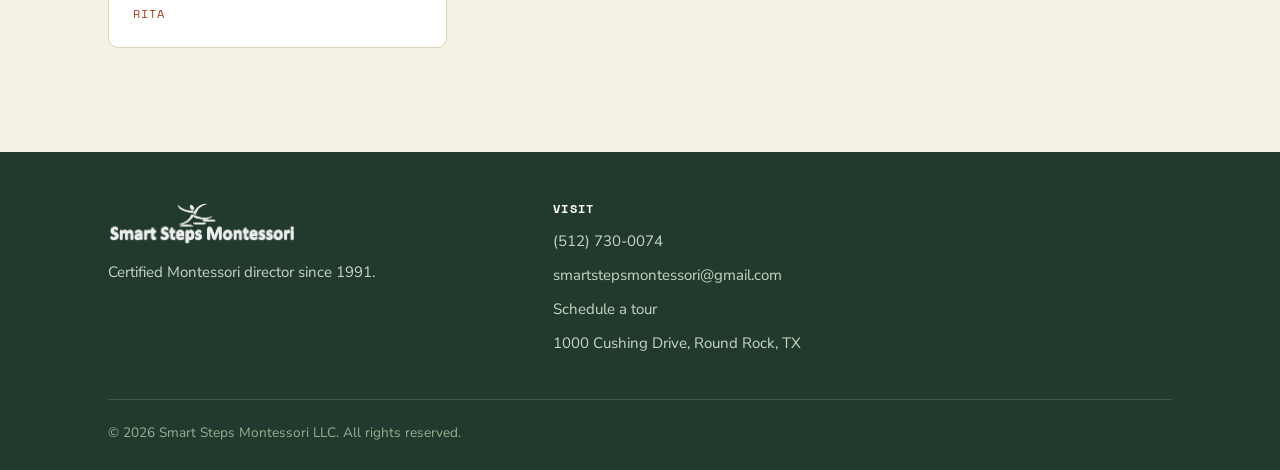
<file: reviews.html>
<!DOCTYPE html>
<html lang="en">
<head>
<meta charset="UTF-8">
<meta name="viewport" content="width=device-width, initial-scale=1.0">
<title>Reviews | Smart Steps Montessori</title>
<meta name="description" content="Our motto is Enrichment for Life. Learn how Smart Steps Montessori guides children and read reviews from Smart Steps families.">
<link rel="preconnect" href="https://fonts.googleapis.com">
<link rel="preconnect" href="https://fonts.gstatic.com" crossorigin>
<link href="https://fonts.googleapis.com/css2?family=Petrona:wght@500;600;700&family=Nunito+Sans:wght@400;600;700;800&family=Space+Mono:wght@400;700&display=swap" rel="stylesheet">
<link rel="stylesheet" href="assets/css/style.css">
</head>
<body>
<header class="site-header">
  <div class="header-inner">
    <a class="brand" href="index.html">
      <img src="assets/images/logo.png" alt="Smart Steps Montessori logo">
    </a>
    <nav class="main-nav" aria-label="Primary">
      <a href="index.html">Introduction</a>
      <a href="our-montessori.html" class="current">Reviews</a>
      <a href="philosophy.html">Philosophy</a>
      <a href="tuition.html">Tuition</a>
      <a href="calendar.html">Calendar</a>
      <a href="our-day.html">Our Day</a>
      <a href="careers.html">Careers</a>
      <a href="contact.html">Contact Us</a>
    </nav>
    <button class="nav-toggle" aria-label="Toggle menu" aria-expanded="false">
      <span></span>
    </button>
  </div>
</header>


<section class="page-banner">
  <img src="assets/images/our-montessori.jpg" alt="Children engaged with Montessori materials">
  <div class="page-banner-copy">
    <span class="eyebrow" style="color:#E7C77A;">Our Motto: Enrichment for Life</span>
    <h1>Reviews</h1>
  </div>
</section>

<div class="material-strip"><span></span><span></span><span></span><span></span><span></span><span></span><span></span><span></span></div>

<section class="block">
  <div class="container">
    <div class="section-head">
      <h2>What Smart Steps parents have to say</h2>
    </div>
    <div class="review-grid">
      <div class="review-card">
        <div class="review-stars">&#9733;&#9733;&#9733;&#9733;&#9733;</div>
        <p>My son started going to Smart Steps almost a year ago. He loves going to his school every morning and has learnt a lot. The rooms are full of varied and engaging activities to help kids grow at their own pace. The patience and love his teacher has for each child is unmatched.</p>
        <span class="review-name">Shipra</span>
      </div>
      <div class="review-card">
        <div class="review-stars">&#9733;&#9733;&#9733;&#9733;&#9733;</div>
        <p>This is the second year my son has attended, and I am extremely pleased. I visited several other Montessori schools in the area and none compared to this one. The student/teacher ratio was much more what I expected, and all the students were well behaved and respectful.</p>
        <span class="review-name">Arma</span>
      </div>
      <div class="review-card">
        <div class="review-stars">&#9733;&#9733;&#9733;&#9733;&#9733;</div>
        <p>I've been a Montessori mom for 4 years and all my kids have attended Smart Steps &mdash; an authentic Montessori school based on Maria Montessori's curriculum. The environment is calm and kids learn good manners as well as lots of academics.</p>
        <span class="review-name">Medea</span>
      </div>
      <div class="review-card">
        <div class="review-stars">&#9733;&#9733;&#9733;&#9733;&#9733;</div>
        <p>My son has been going for more than a year now. She gives one-on-one attention to each child, her school materials are excellent, and she provides lots of learning opportunities. My child is happy every day when he goes to school and when I pick him up.</p>
        <span class="review-name">Rita</span>
      </div>
      <div class="review-card">
        <div class="review-stars">&#9733;&#9733;&#9733;&#9733;&#9733;</div>
        <p>This is an excellent Montessori school and I highly recommend it. My daughter learned so much in the few months she was there, and really enjoyed it. The low teacher-student ratio only benefited her.</p>
        <span class="review-name">Rachel</span>
      </div>
      <div class="review-card">
        <div class="review-stars">&#9733;&#9733;&#9733;&#9733;&#9733;</div>
        <p>I am extremely happy and impressed. My son has very much advanced in his vocabulary, thanks to a very low guide/student ratio. I highly recommend this outstanding preschool!</p>
        <span class="review-name">Mina</span>
      </div>
      <div class="review-card">
        <div class="review-stars">&#9733;&#9733;&#9733;&#9733;&#9733;</div>
        <p>Every week my daughter brings home projects they've worked on. It's exciting to see how she's flourished. Since the ratio is so low, the kids get a lot of individual attention in a caring, nurturing, and educational environment.</p>
        <span class="review-name">Nazook</span>
      </div>
      <div class="review-card">
        <div class="review-stars">&#9733;&#9733;&#9733;&#9733;&#9733;</div>
        <p>Bringing my son (2 years and 8 months) has been the best for him and my whole family. The one-to-one attention made him a different boy &mdash; he's able to express himself with words and comes home singing and practicing what he's learned.</p>
        <span class="review-name">Victoria</span>
      </div>
      <div class="review-card">
        <div class="review-stars">&#9733;&#9733;&#9733;&#9733;&#9733;</div>
        <p>My son just started and we love it. He already learned so much in this short time and his teacher is so nice. I knew from the first visit that this is the right place for my little son.</p>
        <span class="review-name">Helen</span>
      </div>
      <div class="review-card">
        <div class="review-stars">&#9733;&#9733;&#9733;&#9733;&#9733;</div>
        <p>We are very happy that our granddaughter attends Smart Steps. It's a professional Montessori environment with a low student-teacher ratio that allows for a very nurturing spirit for each individual child.</p>
        <span class="review-name">Sandra</span>
      </div>
      <div class="review-card">
        <div class="review-stars">&#9733;&#9733;&#9733;&#9733;&#9733;</div>
        <p>So many wonderful things to say. My son has made serious strides in his overall development, gaining a tremendous amount of confidence in his abilities since he started.</p>
        <span class="review-name">Patrick</span>
      </div>
      <div class="review-card">
        <div class="review-stars">&#9733;&#9733;&#9733;&#9733;&#9733;</div>
        <p>My wife and I did a good deal of searching before finding Smart Steps. Once we walked in, we knew it was the place for our son to be. After only 6 months, I can't imagine sending him anyplace else.</p>
        <span class="review-name">Aaron</span>
      </div>
    </div>
  </div>
</section>
<footer class="site-footer">
  <div class="container">
    <div class="footer-grid">
      <div>
        <div class="footer-brand">
          <img src="assets/images/logo.png" alt="">
        </div>
        <p style="max-width: 34ch; font-size: 0.94rem;">Certified Montessori director since 1991.</p>
      </div>
      <div class="footer-col">
        <h4>Visit</h4>
        <a href="tel:+15127300074">(512) 730-0074</a>
        <a href="mailto:smartstepsmontessori@gmail.com">smartstepsmontessori@gmail.com</a>
        <a href="https://calendly.com/ssms/smart-steps-montessori-tour" target="_blank" rel="noopener">Schedule a tour</a>
        <a href="contact.html">1000 Cushing Drive, Round Rock, TX</a>
      </div>
    </div>
    <div class="footer-bottom">
      <span>&copy; <span id="year"></span> Smart Steps Montessori LLC. All rights reserved.</span>
    </div>
  </div>
</footer>
<script>document.getElementById('year').textContent = new Date().getFullYear();</script>
<script src="assets/js/main.js"></script>
</body>
</html>
</file>
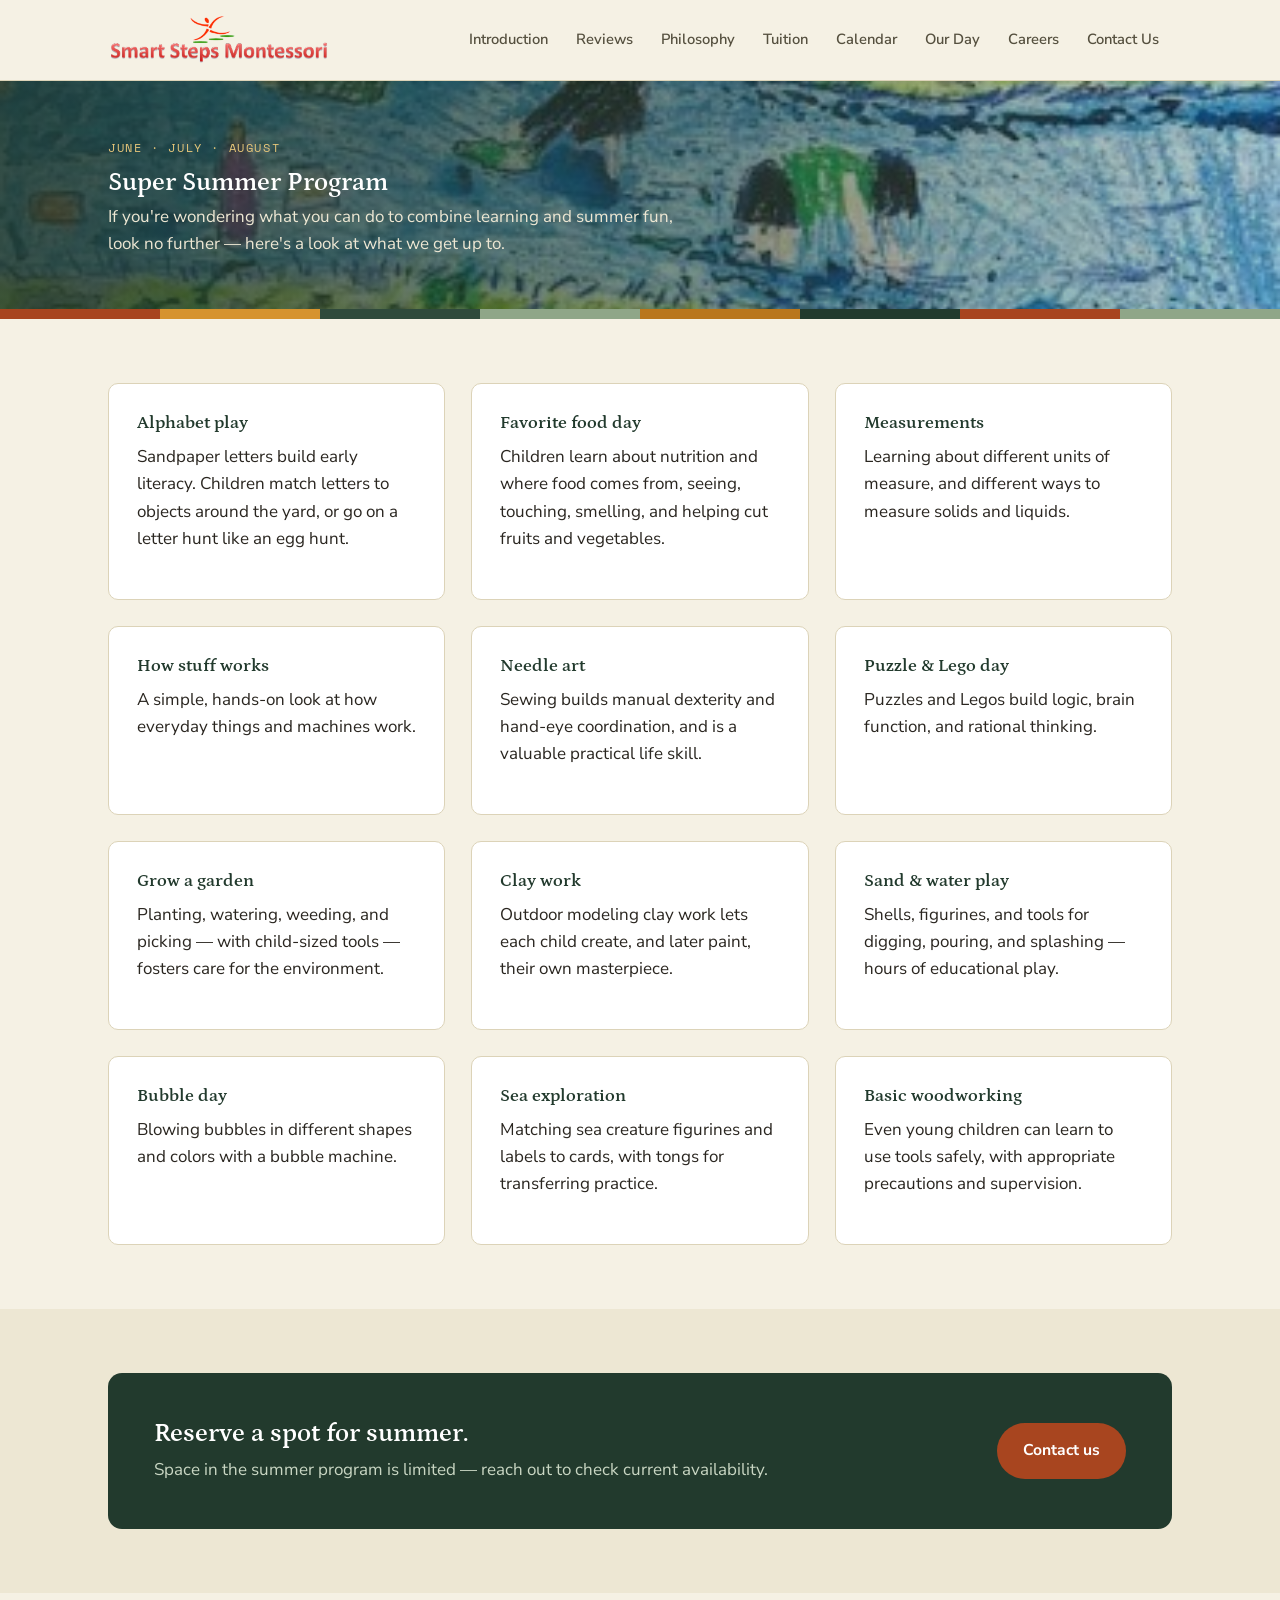
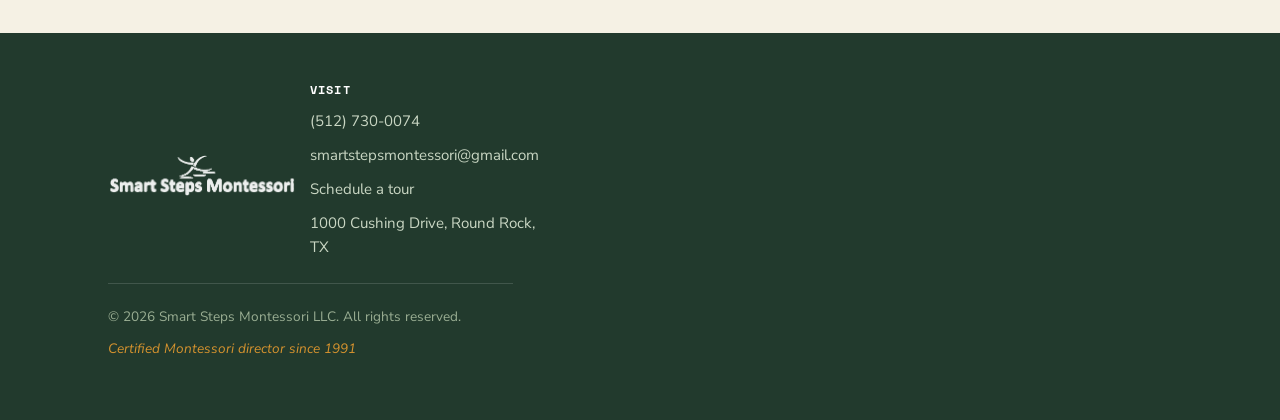
<file: summer-program.html>
<!DOCTYPE html>
<html lang="en">
<head>
<meta charset="UTF-8">
<meta name="viewport" content="width=device-width, initial-scale=1.0">
<title>Summer Program | Smart Steps Montessori</title>
<meta name="description" content="Smart Steps Montessori's Super Summer Program: Montessori-inspired activities for June, July, and August.">
<link rel="preconnect" href="https://fonts.googleapis.com">
<link rel="preconnect" href="https://fonts.gstatic.com" crossorigin>
<link href="https://fonts.googleapis.com/css2?family=Petrona:wght@500;600;700&family=Nunito+Sans:wght@400;600;700;800&family=Space+Mono:wght@400;700&display=swap" rel="stylesheet">
<link rel="stylesheet" href="assets/css/style.css">
</head>
<body>
<header class="site-header">
  <div class="header-inner">
    <a class="brand" href="index.html">
      <img src="assets/images/logo.png" alt="Smart Steps Montessori logo">
    </a>
    <nav class="main-nav" aria-label="Primary">
      <a href="index.html">Introduction</a>
      <a href="reviews.html">Reviews</a>
      <a href="philosophy.html">Philosophy</a>
      <a href="tuition.html">Tuition</a>
      <a href="calendar.html">Calendar</a>
      <a href="our-day.html">Our Day</a>
      <a href="careers.html">Careers</a>
      <a href="contact.html">Contact Us</a>
    </nav>
    <button class="nav-toggle" aria-label="Toggle menu" aria-expanded="false">
      <span></span>
    </button>
  </div>
</header>


<section class="page-banner">
  <img src="assets/images/our-day-activity.jpg" alt="Children doing a summer activity outdoors">
  <div class="page-banner-copy">
    <span class="eyebrow" style="color:#E7C77A;">June &middot; July &middot; August</span>
    <h1>Super Summer Program</h1>
    <p>If you're wondering what you can do to combine learning and summer fun, look no further &mdash; here's a look at what we get up to.</p>
  </div>
</section>

<div class="material-strip"><span></span><span></span><span></span><span></span><span></span><span></span><span></span><span></span></div>

<section class="block">
  <div class="container">
    <div class="grid cols-3">
      <div class="card"><h3>Alphabet play</h3><p>Sandpaper letters build early literacy. Children match letters to objects around the yard, or go on a letter hunt like an egg hunt.</p></div>
      <div class="card"><h3>Favorite food day</h3><p>Children learn about nutrition and where food comes from, seeing, touching, smelling, and helping cut fruits and vegetables.</p></div>
      <div class="card"><h3>Measurements</h3><p>Learning about different units of measure, and different ways to measure solids and liquids.</p></div>
      <div class="card"><h3>How stuff works</h3><p>A simple, hands-on look at how everyday things and machines work.</p></div>
      <div class="card"><h3>Needle art</h3><p>Sewing builds manual dexterity and hand-eye coordination, and is a valuable practical life skill.</p></div>
      <div class="card"><h3>Puzzle &amp; Lego day</h3><p>Puzzles and Legos build logic, brain function, and rational thinking.</p></div>
      <div class="card"><h3>Grow a garden</h3><p>Planting, watering, weeding, and picking &mdash; with child-sized tools &mdash; fosters care for the environment.</p></div>
      <div class="card"><h3>Clay work</h3><p>Outdoor modeling clay work lets each child create, and later paint, their own masterpiece.</p></div>
      <div class="card"><h3>Sand &amp; water play</h3><p>Shells, figurines, and tools for digging, pouring, and splashing &mdash; hours of educational play.</p></div>
      <div class="card"><h3>Bubble day</h3><p>Blowing bubbles in different shapes and colors with a bubble machine.</p></div>
      <div class="card"><h3>Sea exploration</h3><p>Matching sea creature figurines and labels to cards, with tongs for transferring practice.</p></div>
      <div class="card"><h3>Basic woodworking</h3><p>Even young children can learn to use tools safely, with appropriate precautions and supervision.</p></div>
    </div>
  </div>
</section>

<section class="block alt">
  <div class="container">
    <div class="callout">
      <div>
        <h2>Reserve a spot for summer.</h2>
        <p>Space in the summer program is limited &mdash; reach out to check current availability.</p>
      </div>
      <a class="btn btn-primary" href="contact.html">Contact us</a>
    </div>
  </div>
</section>
<footer class="site-footer">
  <div class="container">
    <div class="footer-grid">
      <div>
        <div class="footer-brand">
          <img src="assets/images/logo.png" alt="">
      <div class="footer-col">
        <h4>Visit</h4>
        <a href="tel:+15127300074">(512) 730-0074</a>
        <a href="mailto:smartstepsmontessori@gmail.com">smartstepsmontessori@gmail.com</a>
        <a href="https://calendly.com/ssms/smart-steps-montessori-tour" target="_blank" rel="noopener">Schedule a tour</a>
        <a href="contact.html">1000 Cushing Drive, Round Rock, TX</a>
      </div>
    </div>
    <div class="footer-bottom">
      <span>&copy; <span id="year"></span> Smart Steps Montessori LLC. All rights reserved.</span>
      <span class="tagline">Certified Montessori director since 1991</span>
    </div>
  </div>
</footer>
<script>document.getElementById('year').textContent = new Date().getFullYear();</script>
<script src="assets/js/main.js"></script>
</body>
</html>
</file>
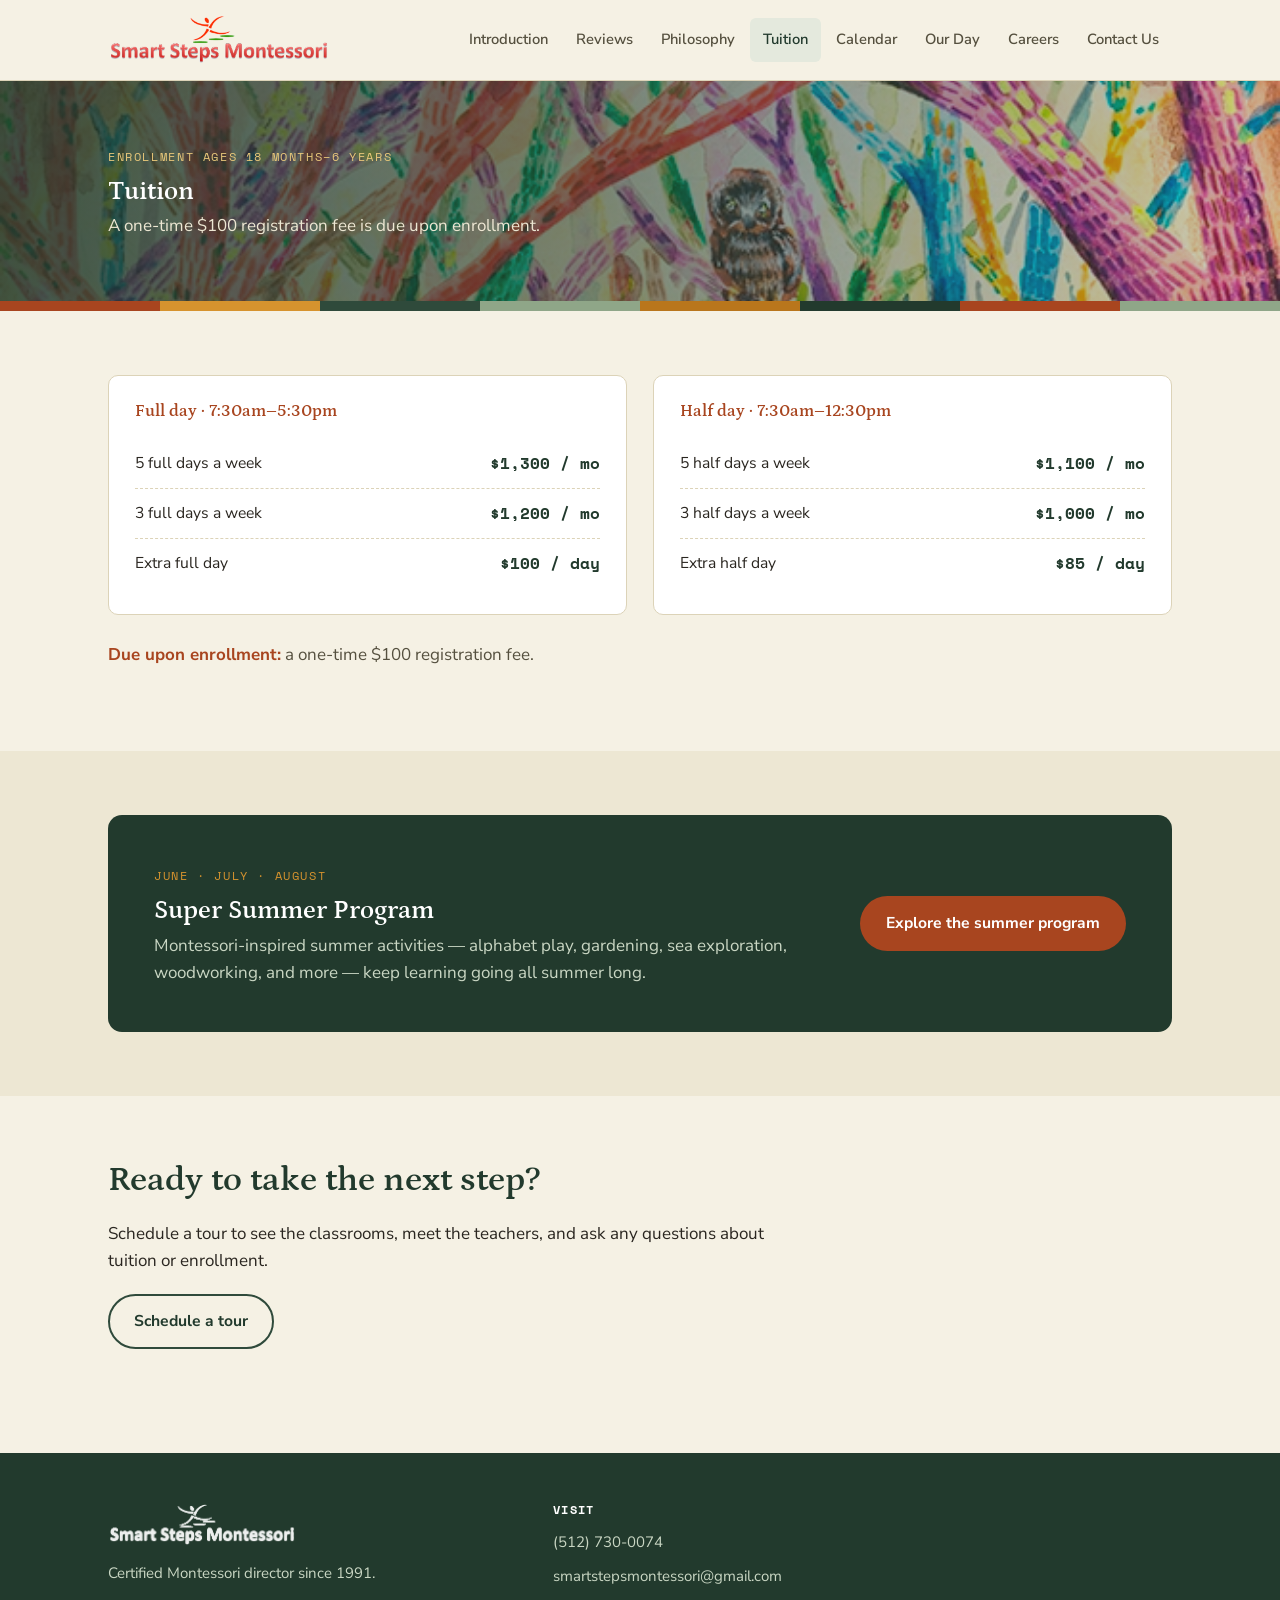
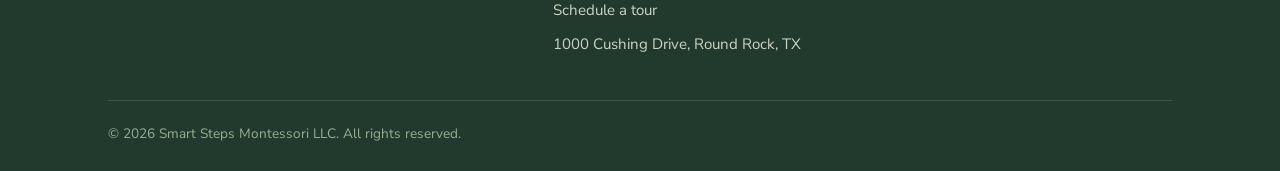
<file: tuition.html>
<!DOCTYPE html>
<html lang="en">
<head>
<meta charset="UTF-8">
<meta name="viewport" content="width=device-width, initial-scale=1.0">
<title>Tuition | Smart Steps Montessori</title>
<meta name="description" content="Smart Steps Montessori tuition rates for full-day and half-day enrollment, ages 18 months through 6 years, in Round Rock, Texas.">
<link rel="preconnect" href="https://fonts.googleapis.com">
<link rel="preconnect" href="https://fonts.gstatic.com" crossorigin>
<link href="https://fonts.googleapis.com/css2?family=Petrona:wght@500;600;700&family=Nunito+Sans:wght@400;600;700;800&family=Space+Mono:wght@400;700&display=swap" rel="stylesheet">
<link rel="stylesheet" href="assets/css/style.css">
</head>
<body>
<header class="site-header">
  <div class="header-inner">
    <a class="brand" href="index.html">
      <img src="assets/images/logo.png" alt="Smart Steps Montessori logo">
    </a>
    <nav class="main-nav" aria-label="Primary">
      <a href="index.html">Introduction</a>
      <a href="reviews.html">Reviews</a>
      <a href="philosophy.html">Philosophy</a>
      <a href="tuition.html" class="current">Tuition</a>
      <a href="calendar.html">Calendar</a>
      <a href="our-day.html">Our Day</a>
      <a href="careers.html">Careers</a>
      <a href="contact.html">Contact Us</a>
    </nav>
    <button class="nav-toggle" aria-label="Toggle menu" aria-expanded="false">
      <span></span>
    </button>
  </div>
</header>


<section class="page-banner">
  <img src="assets/images/tuition.jpg" alt="Children doing hands-on Montessori activities">
  <div class="page-banner-copy">
    <span class="eyebrow" style="color:#E7C77A;">Enrollment ages 18 months&ndash;6 years</span>
    <h1>Tuition</h1>
    <p>A one-time $100 registration fee is due upon enrollment.</p>
  </div>
</section>

<div class="material-strip"><span></span><span></span><span></span><span></span><span></span><span></span><span></span><span></span></div>

<section class="block">
  <div class="container">
    <div class="grid cols-2">
      <div class="price-card">
        <h3>Full day &middot; 7:30am&ndash;5:30pm</h3>
        <div class="price-row"><span>5 full days a week</span><span class="price-amount">$1,300 / mo</span></div>
        <div class="price-row"><span>3 full days a week</span><span class="price-amount">$1,200 / mo</span></div>
        <div class="price-row"><span>Extra full day</span><span class="price-amount">$100 / day</span></div>
      </div>
      <div class="price-card">
        <h3>Half day &middot; 7:30am&ndash;12:30pm</h3>
        <div class="price-row"><span>5 half days a week</span><span class="price-amount">$1,100 / mo</span></div>
        <div class="price-row"><span>3 half days a week</span><span class="price-amount">$1,000 / mo</span></div>
        <div class="price-row"><span>Extra half day</span><span class="price-amount">$85 / day</span></div>
      </div>
    </div>
    <p style="margin-top:26px; color:var(--ink-soft);"><strong style="color:var(--brick);">Due upon enrollment:</strong> a one-time $100 registration fee.</p>
  </div>
</section>

<section class="block alt">
  <div class="container">
    <div class="callout">
      <div>
        <span class="eyebrow" style="color:var(--marigold);">June &middot; July &middot; August</span>
        <h2>Super Summer Program</h2>
        <p>Montessori-inspired summer activities &mdash; alphabet play, gardening, sea exploration, woodworking, and more &mdash; keep learning going all summer long.</p>
      </div>
      <a class="btn btn-primary" href="summer-program.html">Explore the summer program</a>
    </div>
  </div>
</section>

<section class="block">
  <div class="container">
    <div class="section-head" style="max-width:70ch; margin-bottom:1.2em;">
      <h2>Ready to take the next step?</h2>
      <p>Schedule a tour to see the classrooms, meet the teachers, and ask any questions about tuition or enrollment.</p>
    </div>
    <a class="btn btn-outline" href="https://calendly.com/ssms/smart-steps-montessori-tour" target="_blank" rel="noopener">Schedule a tour</a>
  </div>
</section>
<footer class="site-footer">
  <div class="container">
    <div class="footer-grid">
      <div>
        <div class="footer-brand">
          <img src="assets/images/logo.png" alt="">
        </div>
        <p style="max-width: 34ch; font-size: 0.94rem;">Certified Montessori director since 1991.</p>
      </div>
      <div class="footer-col">
        <h4>Visit</h4>
        <a href="tel:+15127300074">(512) 730-0074</a>
        <a href="mailto:smartstepsmontessori@gmail.com">smartstepsmontessori@gmail.com</a>
        <a href="https://calendly.com/ssms/smart-steps-montessori-tour" target="_blank" rel="noopener">Schedule a tour</a>
        <a href="contact.html">1000 Cushing Drive, Round Rock, TX</a>
      </div>
    </div>
    <div class="footer-bottom">
      <span>&copy; <span id="year"></span> Smart Steps Montessori LLC. All rights reserved.</span>
    </div>
  </div>
</footer>
<script>document.getElementById('year').textContent = new Date().getFullYear();</script>
<script src="assets/js/main.js"></script>
</body>
</html>
</file>
<file: assets/css/style.css>
/* ==========================================================================
   Smart Steps Montessori — Design System
   Palette grounded in Montessori material colors:
   - Paper: warm ivory (classroom wall / paper)
   - Forest: deep green (the outdoor/garden work the school emphasizes)
   - Marigold: warm gold (golden bead material)
   - Brick: muted terracotta-brick (red rods / sandpaper letters)
   - Sage: soft green-grey (plant/leaf tint for cards)
   ========================================================================== */

:root {
  --paper: #F5F1E4;
  --paper-deep: #EDE7D3;
  --ink: #2A2620;
  --ink-soft: #55503f;
  --forest: #2F4A3B;
  --forest-deep: #223A2D;
  --marigold: #D6932E;
  --marigold-deep: #B9761C;
  --brick: #A8451F;
  --sage: #8FA688;
  --sage-pale: #E4E9DD;
  --line: #DCD3B8;
  --radius: 6px;
  --shadow: 0 12px 30px -14px rgba(42, 38, 32, 0.28);
  --max: 1120px;
}

/* -------------------- Reset -------------------- */
*, *::before, *::after { box-sizing: border-box; }
html { scroll-behavior: smooth; }
body {
  margin: 0;
  background: var(--paper);
  color: var(--ink);
  font-family: "Nunito Sans", -apple-system, BlinkMacSystemFont, "Segoe UI", sans-serif;
  font-size: 17px;
  line-height: 1.6;
  -webkit-font-smoothing: antialiased;
}
img { max-width: 100%; display: block; }
a { color: inherit; }
ul { padding-left: 0; }
h1, h2, h3, h4 {
  font-family: "Petrona", Georgia, "Times New Roman", serif;
  font-weight: 600;
  line-height: 1.18;
  margin: 0 0 0.5em;
  color: var(--forest-deep);
}
p { margin: 0 0 1.1em; }
.container {
  max-width: var(--max);
  margin: 0 auto;
  padding: 0 28px;
}

/* focus visibility */
a:focus-visible, button:focus-visible, .btn:focus-visible {
  outline: 3px solid var(--marigold);
  outline-offset: 3px;
}

@media (prefers-reduced-motion: reduce) {
  * { animation: none !important; transition: none !important; scroll-behavior: auto !important; }
}

/* -------------------- Eyebrow / labels (mono, ties to counting materials) -------------------- */
.eyebrow {
  font-family: "Space Mono", monospace;
  font-size: 0.72rem;
  letter-spacing: 0.14em;
  text-transform: uppercase;
  color: var(--brick);
  display: inline-block;
  margin-bottom: 0.9em;
}

/* -------------------- Header -------------------- */
.site-header {
  position: sticky;
  top: 0;
  z-index: 50;
  background: var(--paper);
  border-bottom: 1px solid var(--line);
}
.header-inner {
  display: flex;
  align-items: center;
  justify-content: space-between;
  padding: 14px 28px;
  max-width: var(--max);
  margin: 0 auto;
}
.brand {
  display: flex;
  align-items: center;
  gap: 12px;
  text-decoration: none;
  color: var(--forest-deep);
}
.brand img { height: 52px; width: auto; }
.brand-name {
  font-family: "Petrona", serif;
  font-weight: 700;
  font-size: 1.28rem;
  line-height: 1.1;
}
.brand-tag {
  display: block;
  font-family: "Space Mono", monospace;
  font-size: 0.65rem;
  letter-spacing: 0.1em;
  text-transform: uppercase;
  color: var(--sage);
  font-weight: 400;
}

.main-nav { display: flex; align-items: center; gap: 2px; }
.main-nav a {
  text-decoration: none;
  font-size: 0.92rem;
  font-weight: 600;
  color: var(--ink-soft);
  padding: 10px 13px;
  border-radius: var(--radius);
  transition: background 0.15s ease, color 0.15s ease;
}
.main-nav a:hover { background: var(--sage-pale); color: var(--forest-deep); }
.main-nav a.current { color: var(--forest-deep); background: var(--sage-pale); }

.nav-toggle {
  display: none;
  background: none;
  border: 2px solid var(--forest);
  border-radius: var(--radius);
  width: 44px;
  height: 44px;
  align-items: center;
  justify-content: center;
  cursor: pointer;
}
.nav-toggle span,
.nav-toggle span::before,
.nav-toggle span::after {
  content: "";
  display: block;
  width: 20px;
  height: 2px;
  background: var(--forest-deep);
  position: relative;
  transition: transform 0.2s ease, opacity 0.2s ease;
}
.nav-toggle span::before { position: absolute; top: -6px; }
.nav-toggle span::after { position: absolute; top: 6px; }
.nav-toggle[aria-expanded="true"] span { background: transparent; }
.nav-toggle[aria-expanded="true"] span::before { transform: rotate(45deg); top: 0; }
.nav-toggle[aria-expanded="true"] span::after { transform: rotate(-45deg); top: 0; }

/* -------------------- Material strip (signature divider) --------------------
   A row of blocks echoing the classic Montessori number-rod / bead-bar
   color sequence, used as a section divider instead of a plain rule. */
.material-strip {
  display: flex;
  width: 100%;
  height: 10px;
}
.material-strip span { flex: 1; }
.material-strip span:nth-child(1) { background: var(--brick); }
.material-strip span:nth-child(2) { background: var(--marigold); }
.material-strip span:nth-child(3) { background: var(--forest); }
.material-strip span:nth-child(4) { background: var(--sage); }
.material-strip span:nth-child(5) { background: var(--marigold-deep); }
.material-strip span:nth-child(6) { background: var(--forest-deep); }
.material-strip span:nth-child(7) { background: var(--brick); }
.material-strip span:nth-child(8) { background: var(--sage); }

/* -------------------- Hero -------------------- */
.hero {
  position: relative;
  display: grid;
  grid-template-columns: 1.1fr 0.9fr;
  align-items: center;
  gap: 40px;
  padding: 64px 28px 72px;
  max-width: var(--max);
  margin: 0 auto;
}
.hero-copy h1 {
  font-size: clamp(2.1rem, 4vw, 3.1rem);
  letter-spacing: -0.01em;
}
.hero-copy p.lede {
  font-size: 1.15rem;
  color: var(--ink-soft);
  max-width: 46ch;
}
.hero-media {
  position: relative;
  border-radius: 10px;
  overflow: hidden;
  box-shadow: var(--shadow);
  aspect-ratio: 4 / 3;
}
.hero-media img { width: 100%; height: 100%; object-fit: cover; }

.button-row { display: flex; gap: 14px; flex-wrap: wrap; margin-top: 1.6em; }
.btn {
  display: inline-flex;
  align-items: center;
  gap: 8px;
  text-decoration: none;
  font-weight: 700;
  font-size: 0.98rem;
  padding: 13px 24px;
  border-radius: 999px;
  border: 2px solid transparent;
  cursor: pointer;
  transition: transform 0.15s ease, background 0.15s ease, color 0.15s ease;
}
.btn-primary { background: var(--brick); color: #fff; }
.btn-primary:hover { background: var(--marigold-deep); transform: translateY(-1px); }
.btn-outline { background: transparent; border-color: var(--forest); color: var(--forest-deep); }
.btn-outline:hover { background: var(--forest); color: #fff; }

/* -------------------- Page banner (interior pages) -------------------- */
.page-banner {
  position: relative;
  display: grid;
  grid-template-columns: 1fr;
  min-height: 220px;
  align-items: center;
}
.page-banner img {
  position: absolute;
  inset: 0;
  width: 100%;
  height: 100%;
  object-fit: cover;
  z-index: 0;
}
.page-banner::after {
  content: "";
  position: absolute;
  inset: 0;
  background: linear-gradient(100deg, rgba(34,58,45,0.88) 0%, rgba(34,58,45,0.55) 55%, rgba(34,58,45,0.2) 100%);
  z-index: 1;
}
.page-banner-copy {
  position: relative;
  z-index: 2;
  padding: 52px 28px;
  max-width: var(--max);
  margin: 0 auto;
  width: 100%;
}
.page-banner-copy h1 { color: #fff; margin-bottom: 0.2em; }
.page-banner-copy p { color: #EDE7D3; margin: 0; max-width: 60ch; }

/* -------------------- Sections -------------------- */
section.block { padding: 64px 0; }
section.block.tight { padding: 44px 0; }
section.block.alt { background: var(--paper-deep); }
.section-head { max-width: 62ch; margin-bottom: 2.2em; }
.section-head h2 { font-size: clamp(1.6rem, 3vw, 2.2rem); }

/* -------------------- Cards / grids -------------------- */
.grid { display: grid; gap: 26px; }
.grid.cols-3 { grid-template-columns: repeat(3, 1fr); }
.grid.cols-2 { grid-template-columns: repeat(2, 1fr); }

.card {
  background: #fff;
  border: 1px solid var(--line);
  border-radius: 10px;
  padding: 28px;
}
.card h3 { font-size: 1.15rem; }

.leaf-list { list-style: none; margin: 0; padding: 0; }
.leaf-list li {
  position: relative;
  padding-left: 28px;
  margin-bottom: 0.7em;
  color: var(--ink-soft);
}
.leaf-list li::before {
  content: "";
  position: absolute;
  left: 0;
  top: 0.45em;
  width: 12px;
  height: 12px;
  background: var(--sage);
  border-radius: 3px 12px 3px 12px;
}

/* image + text split section */
.split {
  display: grid;
  grid-template-columns: 1fr 1fr;
  gap: 48px;
  align-items: center;
}
.split img { border-radius: 10px; box-shadow: var(--shadow); }
.split.reverse .split-media { order: 2; }

/* -------------------- Pull quotes / reviews -------------------- */
.review-grid {
  columns: 3;
  column-gap: 24px;
}
.review-card {
  break-inside: avoid;
  background: #fff;
  border: 1px solid var(--line);
  border-radius: 10px;
  padding: 24px;
  margin-bottom: 24px;
}
.review-stars { color: var(--marigold-deep); letter-spacing: 2px; font-size: 0.9rem; margin-bottom: 0.6em; }
.review-name {
  font-family: "Space Mono", monospace;
  font-size: 0.75rem;
  letter-spacing: 0.08em;
  text-transform: uppercase;
  color: var(--brick);
  margin-top: 0.8em;
  display: block;
}
.review-card p { font-size: 0.95rem; color: var(--ink-soft); margin-bottom: 0; }

/* -------------------- Timeline (Our Day) -------------------- */
.timeline { border-left: 3px solid var(--line); margin-left: 8px; }
.timeline-item {
  position: relative;
  padding: 4px 0 30px 32px;
}
.timeline-item::before {
  content: "";
  position: absolute;
  left: -9px;
  top: 6px;
  width: 15px;
  height: 15px;
  border-radius: 50%;
  background: var(--marigold);
  border: 3px solid var(--paper);
}
.timeline-item:nth-child(3n+2)::before { background: var(--brick); }
.timeline-item:nth-child(3n)::before { background: var(--forest); }
.timeline-time {
  font-family: "Space Mono", monospace;
  font-size: 0.82rem;
  color: var(--brick);
  font-weight: 700;
  display: block;
  margin-bottom: 0.2em;
}
.timeline-item h3 { font-size: 1.05rem; margin-bottom: 0.2em; }
.timeline-item p { color: var(--ink-soft); margin-bottom: 0; font-size: 0.96rem; }

/* -------------------- Pricing (Tuition) -------------------- */
.price-card {
  background: #fff;
  border: 1px solid var(--line);
  border-radius: 10px;
  padding: 26px;
}
.price-card h3 { font-size: 1.05rem; margin-bottom: 1em; color: var(--brick); }
.price-row {
  display: flex;
  justify-content: space-between;
  padding: 12px 0;
  border-bottom: 1px dashed var(--line);
  font-size: 0.98rem;
}
.price-row:last-child { border-bottom: none; }
.price-amount { font-family: "Space Mono", monospace; font-weight: 700; color: var(--forest-deep); }

/* -------------------- Callout / CTA band -------------------- */
.callout {
  background: var(--forest-deep);
  color: #EDE7D3;
  border-radius: 14px;
  padding: 46px;
  display: grid;
  grid-template-columns: 1.3fr auto;
  align-items: center;
  gap: 24px;
}
.callout h2 { color: #fff; margin-bottom: 0.25em; }
.callout p { color: #C9D6C3; margin-bottom: 0; }

/* -------------------- Contact -------------------- */
.contact-grid {
  display: grid;
  grid-template-columns: 1fr 1fr;
  gap: 40px;
}
.contact-detail { display: flex; gap: 14px; margin-bottom: 22px; }
.contact-detail .label {
  font-family: "Space Mono", monospace;
  font-size: 0.72rem;
  text-transform: uppercase;
  letter-spacing: 0.1em;
  color: var(--sage);
  display: block;
  margin-bottom: 3px;
}
.map-frame { border-radius: 10px; overflow: hidden; border: 1px solid var(--line); box-shadow: var(--shadow); }
.map-frame iframe { width: 100%; height: 320px; border: 0; display: block; }

/* -------------------- Footer -------------------- */
.site-footer {
  background: var(--forest-deep);
  color: #C9D6C3;
  padding: 50px 0 26px;
  margin-top: 40px;
}
.footer-grid {
  display: grid;
  grid-template-columns: 1.4fr 1fr 1fr;
  gap: 40px;
  margin-bottom: 34px;
}
.footer-brand { display: flex; align-items: center; gap: 12px; margin-bottom: 14px; }
.footer-brand img { height: 44px; width: auto; filter: brightness(0) invert(1); opacity: 0.92; }
.footer-brand span {
  font-family: "Petrona", serif;
  font-weight: 700;
  font-size: 1.1rem;
  color: #fff;
}
.footer-col h4 {
  color: #fff;
  font-family: "Space Mono", monospace;
  font-size: 0.75rem;
  letter-spacing: 0.1em;
  text-transform: uppercase;
  margin-bottom: 1em;
}
.footer-col a {
  display: block;
  text-decoration: none;
  color: #C9D6C3;
  font-size: 0.94rem;
  margin-bottom: 10px;
  transition: color 0.15s ease;
}
.footer-col a:hover { color: var(--marigold); }
.footer-bottom {
  border-top: 1px solid rgba(255,255,255,0.14);
  padding-top: 22px;
  display: flex;
  justify-content: space-between;
  flex-wrap: wrap;
  gap: 10px;
  font-size: 0.85rem;
  color: #9AAE93;
}
.footer-bottom .tagline { font-style: italic; color: var(--marigold); }

/* ==========================================================================
   Responsive
   ========================================================================== */
@media (max-width: 900px) {
  .hero { grid-template-columns: 1fr; padding-top: 40px; }
  .hero-media { order: -1; }
  .split, .split.reverse { grid-template-columns: 1fr; }
  .split.reverse .split-media { order: 0; }
  .grid.cols-3 { grid-template-columns: 1fr 1fr; }
  .review-grid { columns: 2; }
  .contact-grid { grid-template-columns: 1fr; }
  .footer-grid { grid-template-columns: 1fr 1fr; }
  .callout { grid-template-columns: 1fr; text-align: left; }
}

@media (max-width: 720px) {
  .main-nav {
    position: absolute;
    top: 100%;
    left: 0;
    right: 0;
    background: var(--paper);
    border-bottom: 1px solid var(--line);
    flex-direction: column;
    align-items: stretch;
    padding: 10px 20px 20px;
    display: none;
    gap: 4px;
  }
  .main-nav.open { display: flex; }
  .main-nav a { padding: 12px 10px; font-size: 1rem; }
  .nav-toggle { display: flex; }
  .grid.cols-3, .grid.cols-2 { grid-template-columns: 1fr; }
  .review-grid { columns: 1; }
  .footer-grid { grid-template-columns: 1fr; gap: 28px; }
  section.block { padding: 44px 0; }
  .callout { padding: 32px 24px; }
  .price-card { padding: 22px; }
}
</file>
